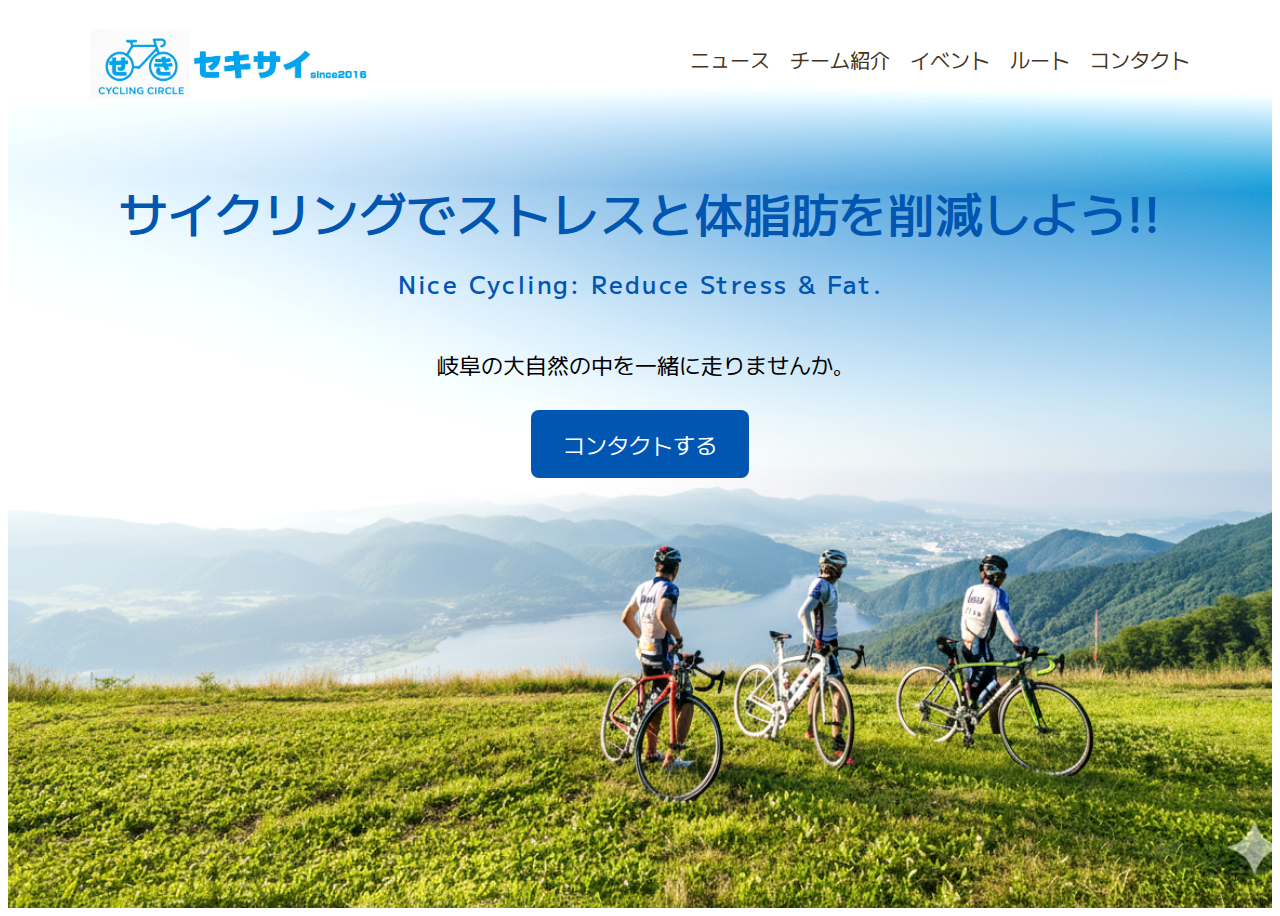
<file: index.html>
<!DOCTYPE html>
<html lang="ja">
    <head>
        <meta charset="utf-8">
        <title>関サイクリングサークルSINCE2015</title>
        <meta name="description" content="岐阜県最大級の自転車サークル､自転車を通じて体重とストレスを減少させよう">
        <meta name="viewport" content="width=device-width, initial-scale=1">
        <link rel="stylesheet" href="style.css">
        <link href="https://fonts.googleapis.com/css2?family=RocknRoll+One&display=swap" rel="stylesheet">
        <link href="https://fonts.googleapis.com/css2?family=M+PLUS+2:wght@100..900&display=swap" rel="stylesheet">
        <link rel="icon" type="image/ico" href="images/favicon.ico">
    </head>

    <body>
        <div id="home" class="big-bg">
            <header class="page-header wrapper">
                <h1><a href="index.html"><img class="logo" src="images/saikurin6.png" alt="せきサイクリングサークル"></a></h1>
                <nav>
                    <ul class="main-nav">
                    <li><a href="news.html">ニュース</a></li>
                    <li><a href="join.html">チーム紹介</a></li>   
                    <li><a href="event.html">イベント</a></li>
                    <li><a href="route.html">ルート</a></li> 
                    <li><a href="contact.html">コンタクト</a></li> 
                    </ul>
                </nav>
            </header>

            <div class="home-content wrapper">
                <h2 class="page-title">サイクリングでストレスと体脂肪を削減しよう!!<br><span class="sub-title2">Nice Cycling: Reduce Stress & Fat.</span></h2>
                <p>岐阜の大自然の中を一緒に走りませんか｡</p>
                <a class="button" href="contact.html">コンタクトする</a>
            </div><!--/.home-content-->
        </div>
    </body>

</html>
</file>
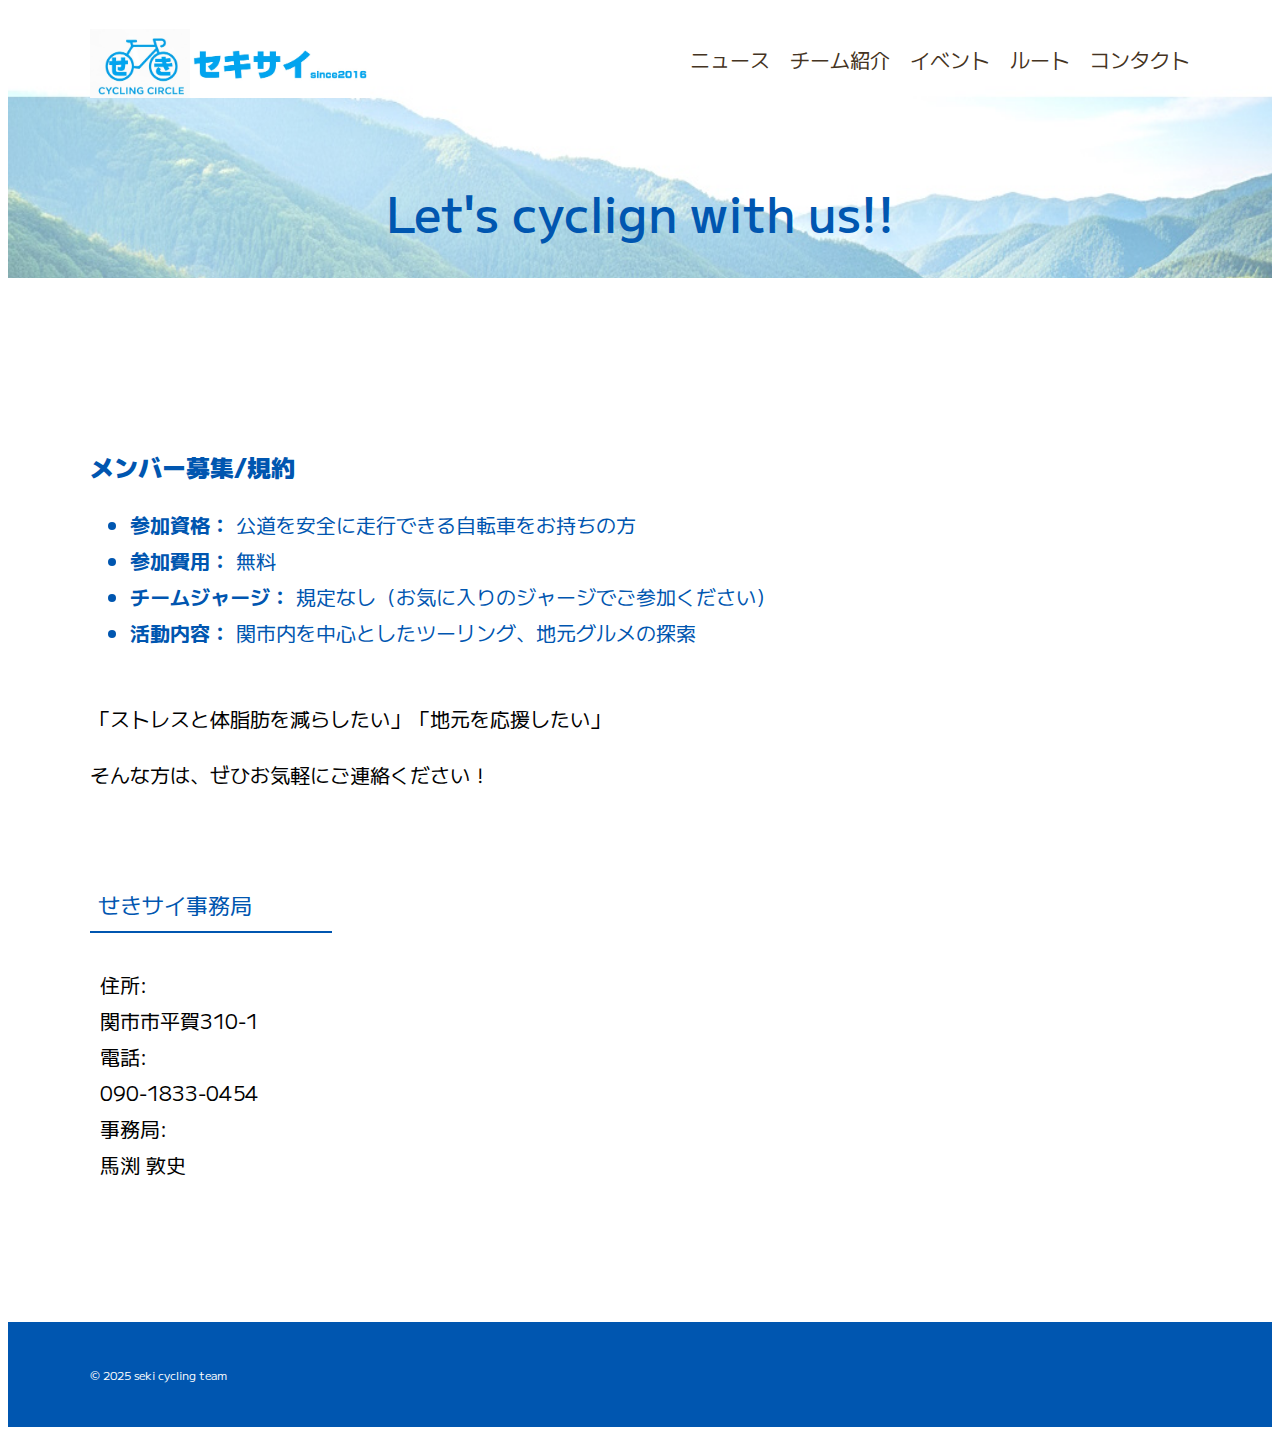
<file: contact.html>
<!DOCTYPE html>
<html lang="ja">
    <head>
        <meta charset="utf-8">
        <title>関サイクリングサークル-Join</title>
        <meta name="description" content="岐阜県最大級の自転車サークル､自転車を通じて体重とストレスを減少させよう">
        <link rel="stylesheet" href="style.css">
        <link href="https://fonts.googleapis.com/css2?family=RocknRoll+One&display=swap" rel="stylesheet">
        <link href="https://fonts.googleapis.com/css2?family=M+PLUS+2:wght@100..900&display=swap" rel="stylesheet">
        <link rel="icon" type="image/ico" href="images/favicon.ico">
    </head>
        <body>
            <div id="event" class="big-bg">
                <header class="page-header wrapper">
                    <h1><a href="index.html"><img class="logo" src="images/saikurin6.png" alt="せきサイクリングサークル"></a></h1>
                    <nav>
                        <ul class="main-nav">
                        <li><a href="news.html">ニュース</a></li>   
                        <li><a href="join.html">チーム紹介</a></li>   
                        <li><a href="event.html">イベント</a></li>
                        <li><a href="route.html">ルート</a></li> 
                        <li><a href="contact.html">コンタクト</a></li> 
                        </ul>
                    </nav>
                </header>
                <div class="wrapper">
                    <h2 class="page-title">Let's cyclign with us!!</h2>
                </div><!--/.wrapper-->
            </div>

        <div class="contact-content wrapper">

        <div class="contact-content wrapper">

            <div>
                <script src="https://ssl.form-mailer.jp/formfiles/js/embed.js"></script>
                <div
                    class="formmailer-embed"
                    data-form-hash="67d45a7a870551"
                    data-form-host="ssl.form-mailer.jp"
                >
                </div>
           </div>



        </div>
            <section>
                <br>
                <h2>メンバー募集/規約</h2>
                <ul id="list-id">
                    <li><strong>参加資格：</strong> 公道を安全に走行できる自転車をお持ちの方</li>
                    <li><strong>参加費用：</strong> 無料</li>
                    <li><strong>チームジャージ：</strong> 規定なし（お気に入りのジャージでご参加ください）</li>
                    <li><strong>活動内容：</strong> 関市内を中心としたツーリング、地元グルメの探索</li>
                    
                </ul>

                <p>「ストレスと体脂肪を減らしたい」「地元を応援したい」</p>
                <p>そんな方は、ぜひお気軽にご連絡ください！</p>
            </section>
        </div>

        <section id="location">
            <div class="wrapper">
                <div class="location-info">
                    <h3 class="sub-title">せきサイ事務局</h3>
                    <p>
                        住所:<br>関市市平賀310-1<br>
                        電話:<br>090-1833-0454<br>
                        事務局:<br>馬渕 敦史
                    </p>
                </div><!--/.location-info-->
                <div class="location-map">
                    <iframe src="https://www.google.com/maps/embed?pb=!1m18!1m12!1m3!1d6497.612995024714!2d136.93989247665178!3d35.484331161976904!2m3!1f0!2f0!3f0!3m2!1i1024!2i768!4f13.1!3m3!1m2!1s0x600304f86d2c597f%3A0x94b782cff0ea244c!2z44CSNTAxLTM4MjIg5bKQ6Zic55yM6Zai5biC5biC5bmz6LOA77yT77yR77yQ4oiS77yR!5e0!3m2!1sja!2sjp!4v1764231443714!5m2!1sja!2sjp" width="800" height="400" style="border:0;" allowfullscreen="" loading="lazy" referrerpolicy="no-referrer-when-downgrade"></iframe>
                </div><!--/.location-map-->
            </div><!--/.wrapper-->
        </section><!--/#location-->

        <footer>
                <div class="wrapper">
                    <p><small>&copy; 2025 seki cycling team</small></p>
                </div>
            </footer>
        </body>
    </html>
</file>
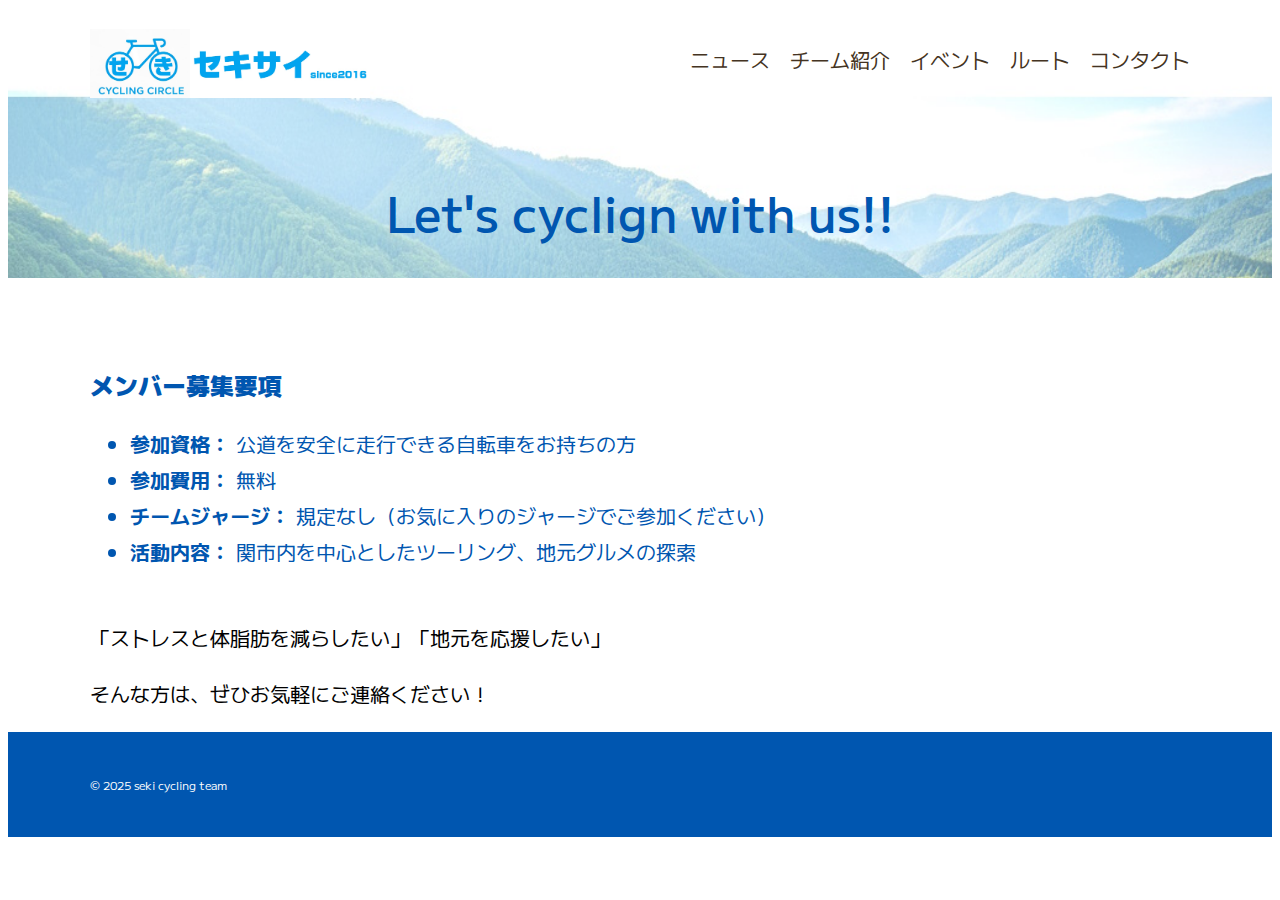
<file: contact2.html>
<!DOCTYPE html>
<html lang="ja">
    <head>
        <meta charset="utf-8">
        <title>関サイクリングサークル-Join</title>
        <meta name="description" content="岐阜県最大級の自転車サークル､自転車を通じて体重とストレスを減少させよう">
        <link rel="stylesheet" href="style.css">
        <link href="https://fonts.googleapis.com/css2?family=RocknRoll+One&display=swap" rel="stylesheet">
        <link href="https://fonts.googleapis.com/css2?family=M+PLUS+2:wght@100..900&display=swap" rel="stylesheet">
        <link rel="icon" type="image/ico" href="images/favicon.ico">
    </head>
        <body>
            <div id="event" class="big-bg">
                <header class="page-header wrapper">
                    <h1><a href="index.html"><img class="logo" src="images/saikurin6.png" alt="せきサイクリングサークル"></a></h1>
                    <nav>
                        <ul class="main-nav">
                        <li><a href="news.html">ニュース</a></li>   
                        <li><a href="join.html">チーム紹介</a></li>   
                        <li><a href="event.html">イベント</a></li>
                        <li><a href="route.html">ルート</a></li> 
                        <li><a href="contact.html">コンタクト</a></li> 
                        </ul>
                    </nav>
                </header>
                <div class="wrapper">
                    <h2 class="page-title">Let's cyclign with us!!</h2>
                </div><!--/.wrapper-->
            </div>

        <div class="contact-content wrapper">

           <div>
                <script src="https://sdk.form.run/js/v2/embed.js"></script>
                <div
                    class="formrun-embed"
                    data-formrun-form="@tomato--nF01x2GXegClvANcVsM1"
                    data-formrun-redirect="true"
                >
                </div>
           </div>
            <section>
                <br>
                <h2>メンバー募集要項</h2>
                <ul id="list-id">
                    <li><strong>参加資格：</strong> 公道を安全に走行できる自転車をお持ちの方</li>
                    <li><strong>参加費用：</strong> 無料</li>
                    <li><strong>チームジャージ：</strong> 規定なし（お気に入りのジャージでご参加ください）</li>
                    <li><strong>活動内容：</strong> 関市内を中心としたツーリング、地元グルメの探索</li>
                    
                </ul>

                <p>「ストレスと体脂肪を減らしたい」「地元を応援したい」</p>
                <p>そんな方は、ぜひお気軽にご連絡ください！</p>
            </section>
        </div>
        <footer>
                <div class="wrapper">
                    <p><small>&copy; 2025 seki cycling team</small></p>
                </div>
            </footer>
        </body>
    </html>
</file>
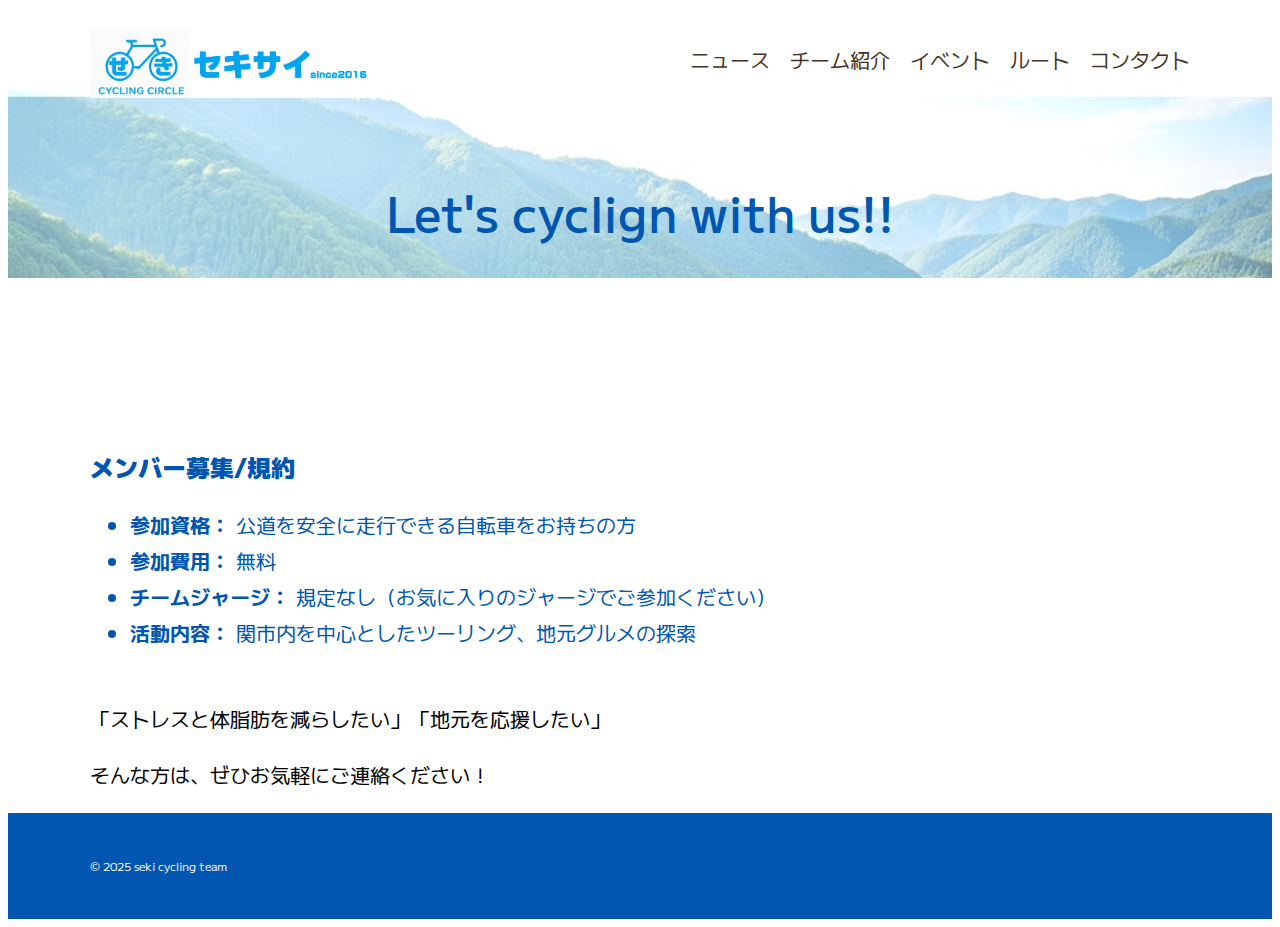
<file: contact3.html>
<!DOCTYPE html>
<html lang="ja">
    <head>
        <meta charset="utf-8">
        <title>関サイクリングサークル-Join</title>
        <meta name="description" content="岐阜県最大級の自転車サークル､自転車を通じて体重とストレスを減少させよう">
        <link rel="stylesheet" href="style.css">
        <link href="https://fonts.googleapis.com/css2?family=RocknRoll+One&display=swap" rel="stylesheet">
        <link href="https://fonts.googleapis.com/css2?family=M+PLUS+2:wght@100..900&display=swap" rel="stylesheet">
        <link rel="icon" type="image/ico" href="images/favicon.ico">
    </head>
        <body>
            <div id="event" class="big-bg">
                <header class="page-header wrapper">
                    <h1><a href="index.html"><img class="logo" src="images/saikurin6.png" alt="せきサイクリングサークル"></a></h1>
                    <nav>
                        <ul class="main-nav">
                        <li><a href="news.html">ニュース</a></li>   
                        <li><a href="join.html">チーム紹介</a></li>   
                        <li><a href="event.html">イベント</a></li>
                        <li><a href="route.html">ルート</a></li> 
                        <li><a href="contact.html">コンタクト</a></li> 
                        </ul>
                    </nav>
                </header>
                <div class="wrapper">
                    <h2 class="page-title">Let's cyclign with us!!</h2>
                </div><!--/.wrapper-->
            </div>

        <div class="contact-content wrapper">

        <div class="contact-content wrapper">

            <div>
                <script src="https://ssl.form-mailer.jp/formfiles/js/embed.js"></script>
                <div
                    class="formmailer-embed"
                    data-form-hash="67d45a7a870551"
                    data-form-host="ssl.form-mailer.jp"
                >
                </div>
           </div>

             </section>
        </div>
            <section>
                <br>
                <h2>メンバー募集/規約</h2>
                <ul id="list-id">
                    <li><strong>参加資格：</strong> 公道を安全に走行できる自転車をお持ちの方</li>
                    <li><strong>参加費用：</strong> 無料</li>
                    <li><strong>チームジャージ：</strong> 規定なし（お気に入りのジャージでご参加ください）</li>
                    <li><strong>活動内容：</strong> 関市内を中心としたツーリング、地元グルメの探索</li>
                    
                </ul>

                <p>「ストレスと体脂肪を減らしたい」「地元を応援したい」</p>
                <p>そんな方は、ぜひお気軽にご連絡ください！</p>
            </section>
        </div>
        <footer>
                <div class="wrapper">
                    <p><small>&copy; 2025 seki cycling team</small></p>
                </div>
            </footer>
        </body>
    </html>
</file>
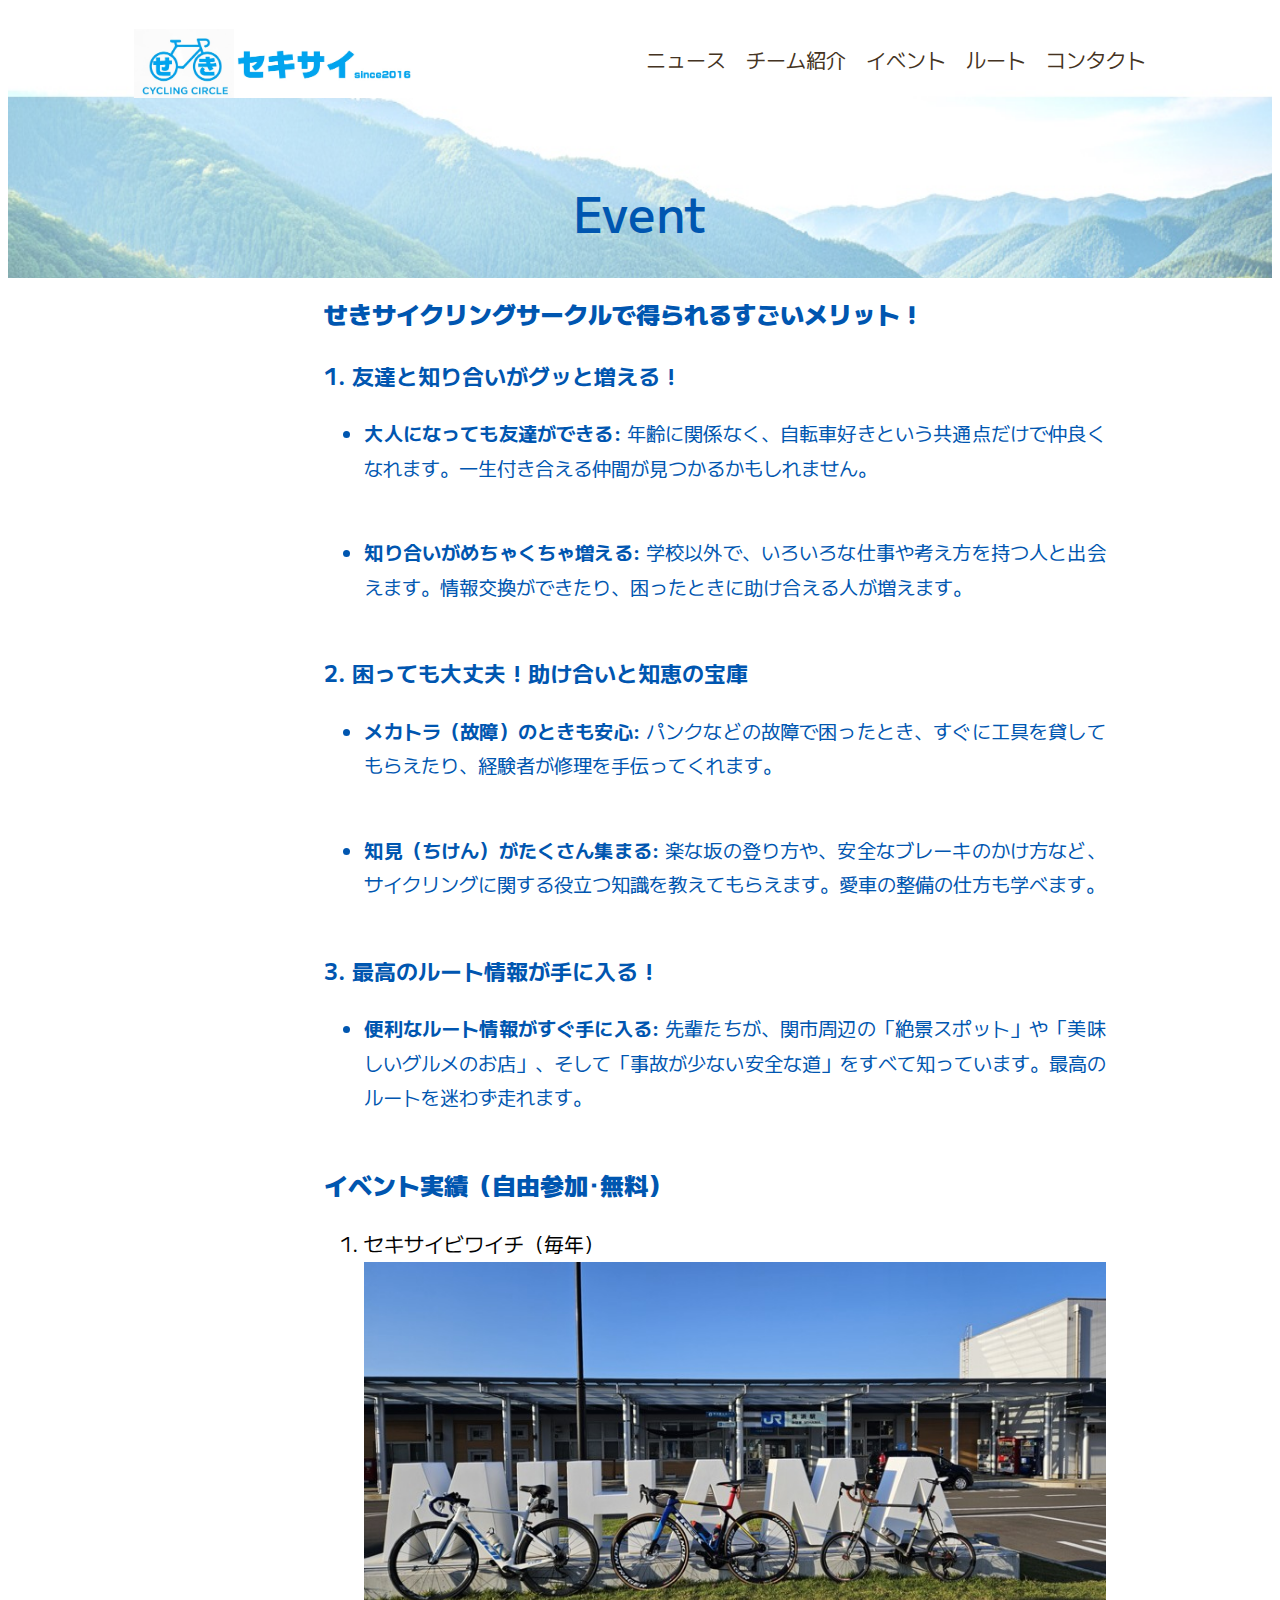
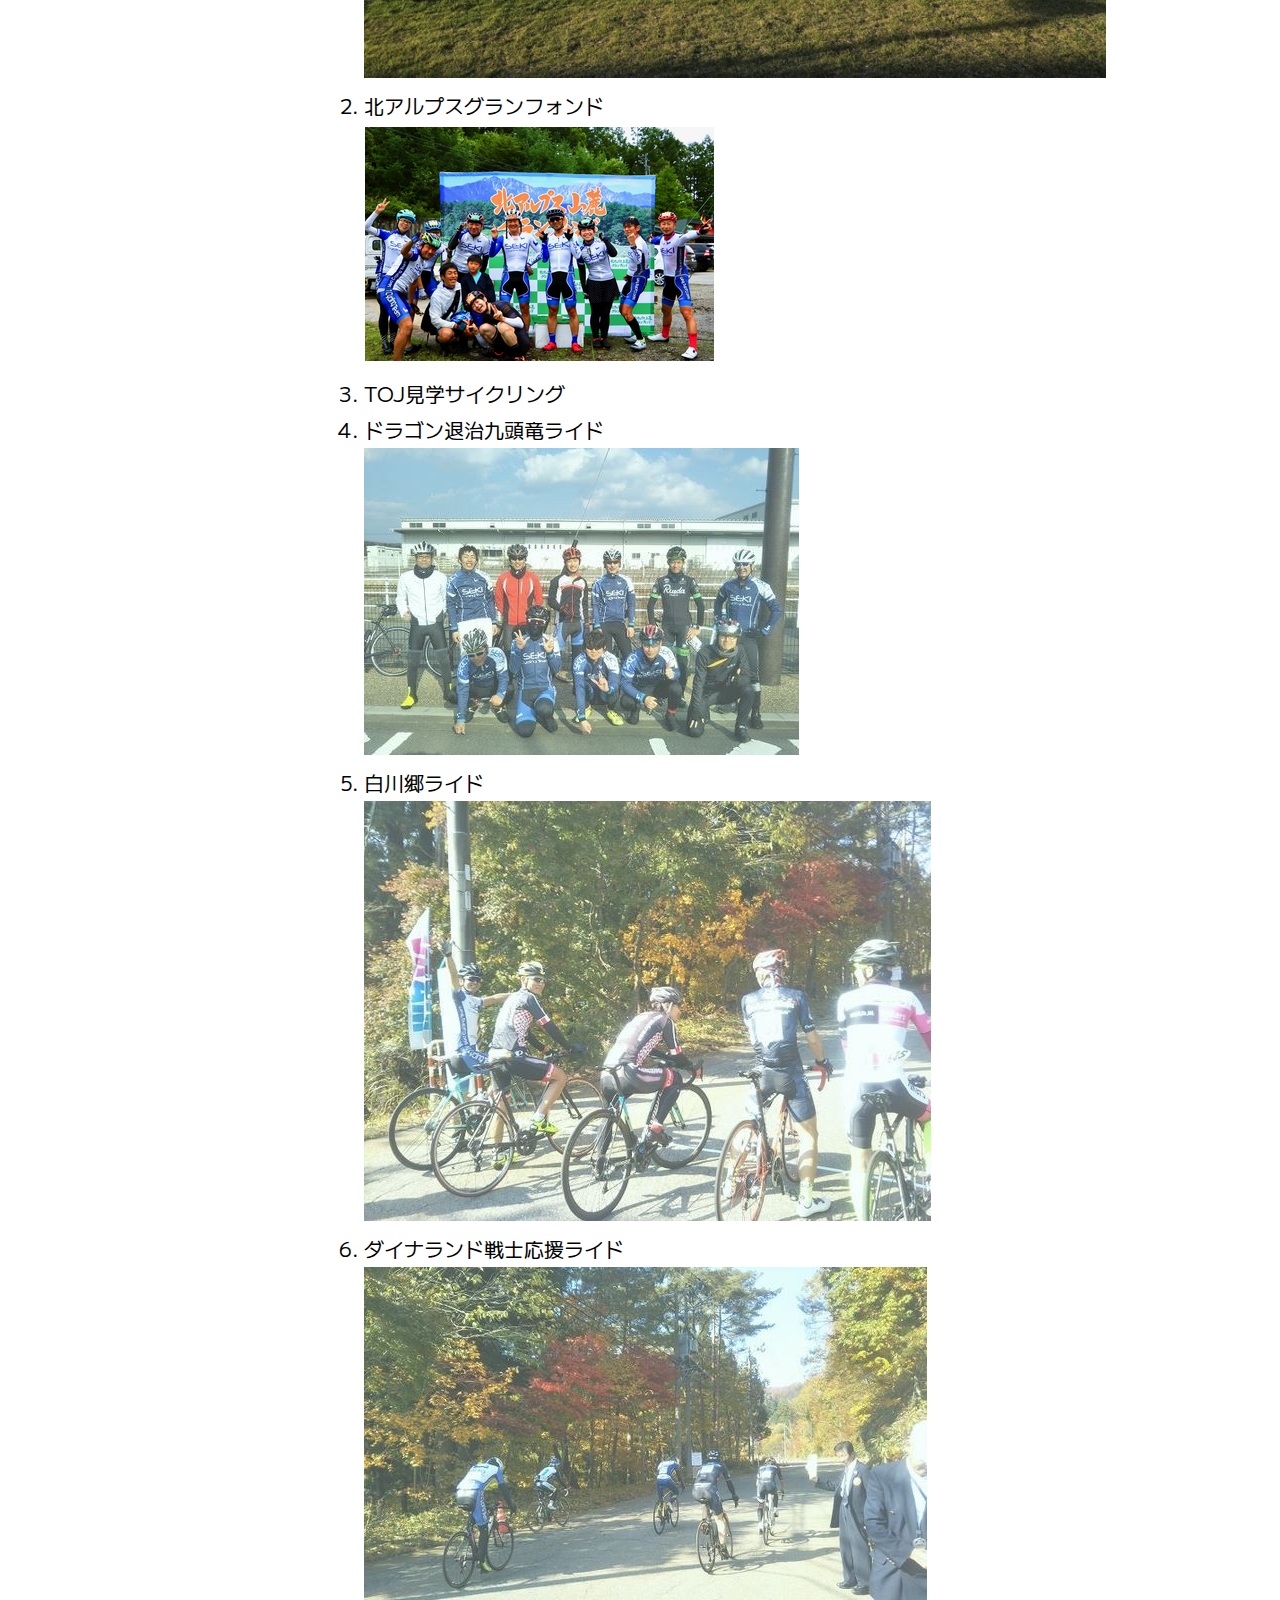
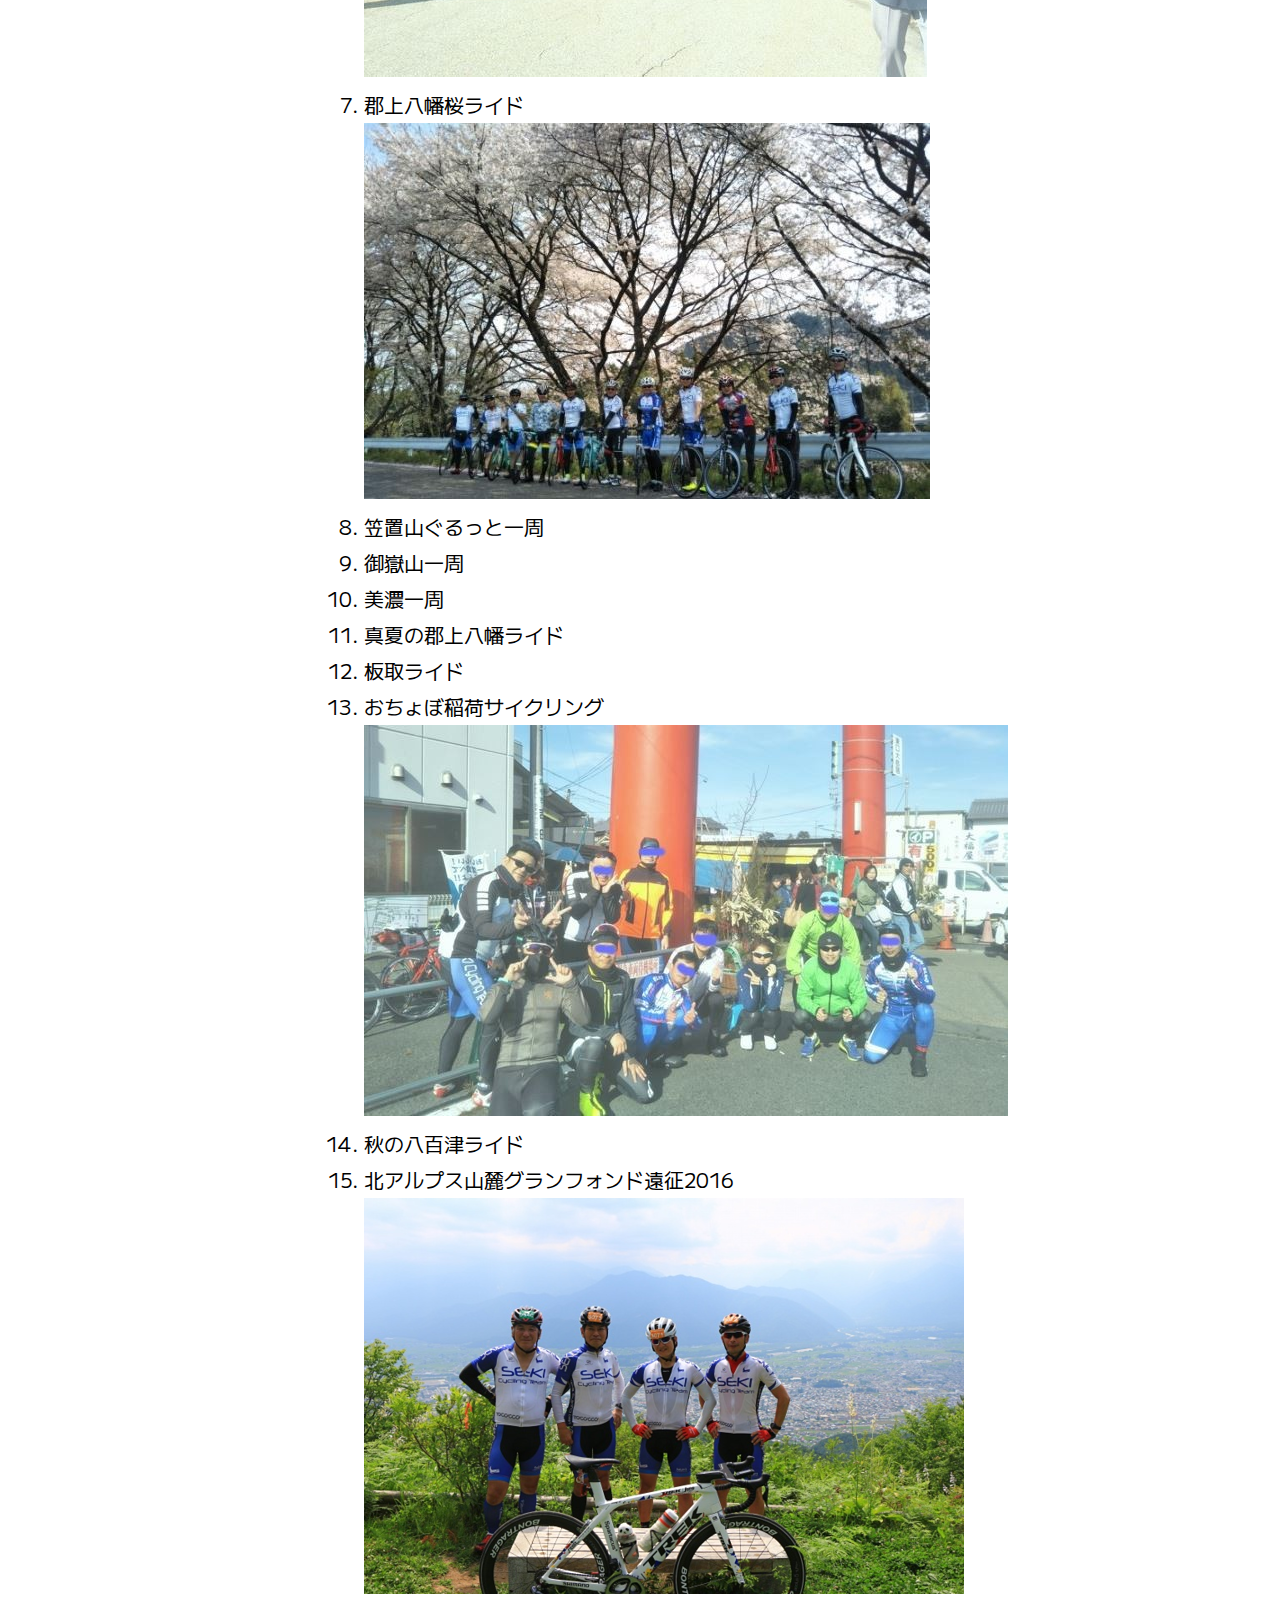
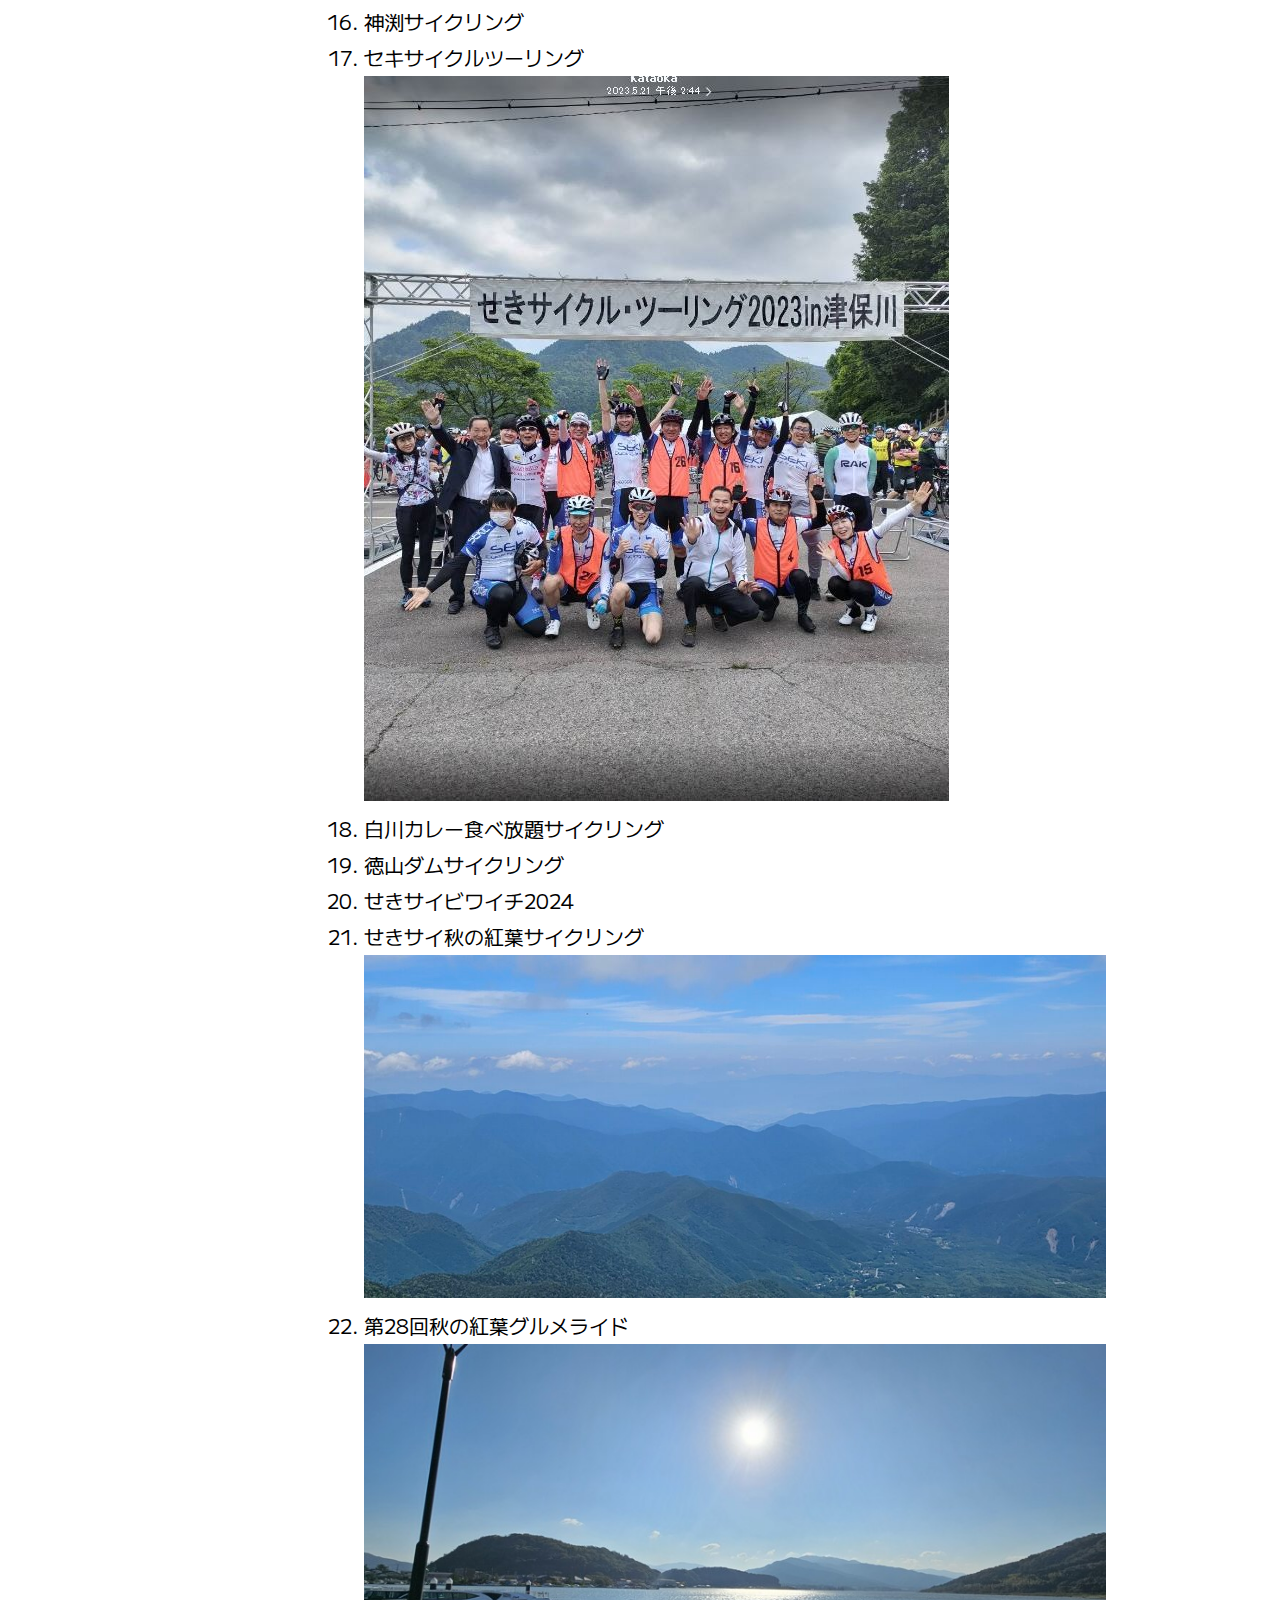
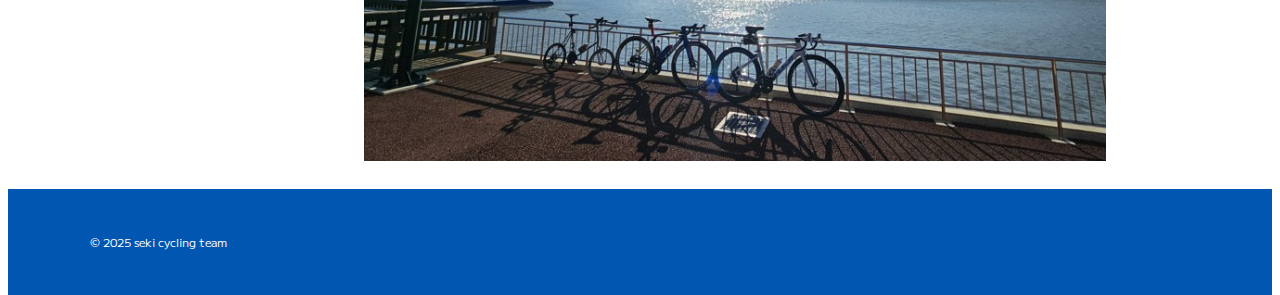
<file: event.html>
<!DOCTYPE html>
<html lang="ja">
    <head>
        <meta charset="utf-8">
        <title>関サイクリングサークル-event</title>
        <meta name="description" content="岐阜県最大級の自転車サークル､自転車を通じて体重とストレスを減少させよう">
        <link rel="stylesheet" href="style.css">
        <link href="https://fonts.googleapis.com/css2?family=RocknRoll+One&display=swap" rel="stylesheet">
        <link href="https://fonts.googleapis.com/css2?family=M+PLUS+2:wght@100..900&display=swap" rel="stylesheet">
        <link rel="icon" type="image/ico" href="images/favicon.ico">
    </head>

    <body>
        <div id="event" class="big-bg">
            <div class="event-contents wrapper">
            <header class="page-header wrapper">
                <h1><a href="index.html"><img class="logo" src="images/saikurin6.png" alt="せきサイクリングサークル"></a></h1>
                <nav>
                    <ul class="main-nav">
                    <li><a href="news.html">ニュース</a></li>   
                    <li><a href="join.html">チーム紹介</a></li>   
                    <li><a href="event.html">イベント</a></li>
                    <li><a href="route.html">ルート</a></li> 
                    <li><a href="contact.html">コンタクト</a></li> 
                    </ul>
                </nav>
            </header>
           
                <div class="wrapper">
                    <h2 class="page-title">Event</h2>
                
            
                        <div class="event-list-content wrapper">
    
                            <h2> せきサイクリングサークルで得られるすごいメリット！</h2>
                            
                            <section>
                                <h3>1. 友達と知り合いがグッと増える！</h3>
                                <ul class="join-content">
                                    <li><strong>大人になっても友達ができる:</strong> 年齢に関係なく、自転車好きという共通点だけで仲良くなれます。一生付き合える仲間が見つかるかもしれません。</li>
                                    <li><strong>知り合いがめちゃくちゃ増える:</strong> 学校以外で、いろいろな仕事や考え方を持つ人と出会えます。情報交換ができたり、困ったときに助け合える人が増えます。</li>
                                </ul>
                            </section>
                            
                            <section>
                                <h3>2. 困っても大丈夫！助け合いと知恵の宝庫 </h3>
                                <ul class="join-content">
                                    <li><strong>メカトラ（故障）のときも安心:</strong> パンクなどの故障で困ったとき、すぐに工具を貸してもらえたり、経験者が修理を手伝ってくれます。</li>
                                    <li><strong>知見（ちけん）がたくさん集まる:</strong> 楽な坂の登り方や、安全なブレーキのかけ方など、サイクリングに関する役立つ知識を教えてもらえます。愛車の整備の仕方も学べます。</li>
                                </ul>
                            </section>
                            
                            <section>
                                <h3>3. 最高のルート情報が手に入る！</h3>
                                <ul class="join-content">
                                    <li><strong>便利なルート情報がすぐ手に入る:</strong> 先輩たちが、関市周辺の「絶景スポット」や「美味しいグルメのお店」、そして「事故が少ない安全な道」をすべて知っています。最高のルートを迷わず走れます。</li>
                                </ul>
                            </section>


                            <h2>イベント実績（自由参加･無料）</h2>
                                <ol>
                                    <li>セキサイビワイチ（毎年）<br>
                                        <img src="images/c10.jpg" alt="セキサイビワイチのイベント写真">
                                    </li>
                                    <li>北アルプスグランフォンド<br>
                                        <img src="images/c24.png" alt="グランフォンドのイベント写真">
                                    </li>
                                    <li>TOJ見学サイクリング</li>
                                    <li>ドラゴン退治九頭竜ライド<br>
                                        <img src="images/c13.jpg" alt="ドラゴン退治の写真">
                                    </li>
                                    <li>白川郷ライド<br>
                                        <img src="images/c16.jpg" alt="白川郷ライド">
                                    </li>
                                    <li>ダイナランド戦士応援ライド<br>
                                        <img src="images/c15.jpg" alt="ダイナランド">
                                    </li>
                                    <li>郡上八幡桜ライド<br>
                                        <img src="images/c14.jpg" alt="郡上八幡サイクリング">
                                    </li>
                                    <li>笠置山ぐるっと一周</li>
                                    <li>御嶽山一周</li>
                                    <li>美濃一周</li>
                                    <li>真夏の郡上八幡ライド</li>
                                    <li>板取ライド</li>
                                    <li>おちょぼ稲荷サイクリング<br>
                                        <img src="images/c17.jpg" alt="おちょぼ稲荷のイベント写真">
                                    </li>
                                    <li>秋の八百津ライド</li>
                                    <li>北アルプス山麓グランフォンド遠征2016<br>
                                        <img src="images/c23.png" alt="北アルプス">
                                    </li>
                                    <li>神渕サイクリング</li>
                                    <li>セキサイクルツーリング<br>
                                        <img src="images/c19.jpg" alt="セキサイビワイチのイベント写真">
                                    </li>
                                    <li>白川カレー食べ放題サイクリング</li>
                                    <li>徳山ダムサイクリング</li>
                                    <li>せきサイビワイチ2024</li>
                                    <li>せきサイ秋の紅葉サイクリング
                                    <br>
                                        <img src="images/norikura.jpg" alt="セキサイビワイチのイベント写真">
                                    </li>
                                        
                                    <li>第28回秋の紅葉グルメライド<br>
                                        <img src="images/c11.jpg" alt="セキサイビワイチのイベント写真">
                                    </li>
                                </ol>
                        </div>

                </div><!--/.wrapper-->
        </div>
        <footer>
            <div class="wrapper">
                <p><small>&copy; 2025 seki cycling team</small></p>
            </div>
        </footer>
    </body>

</html>
</file>
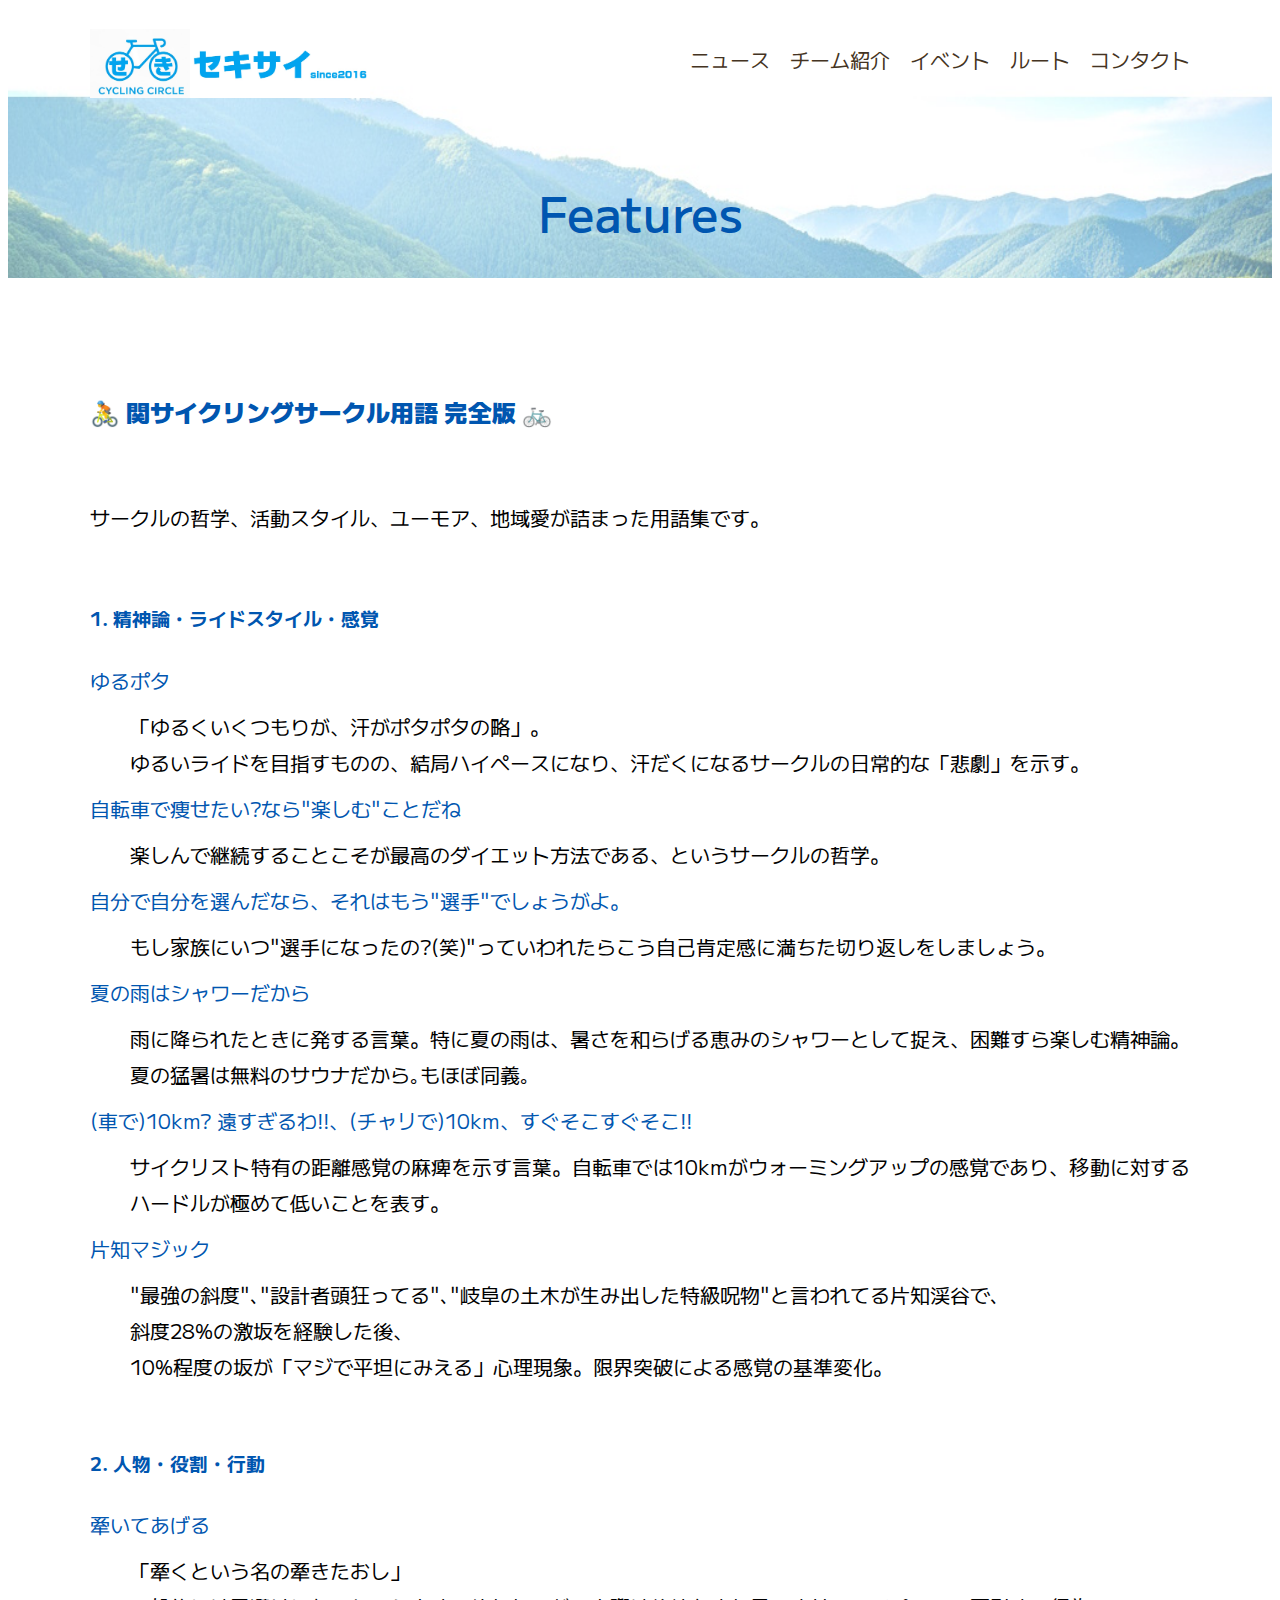
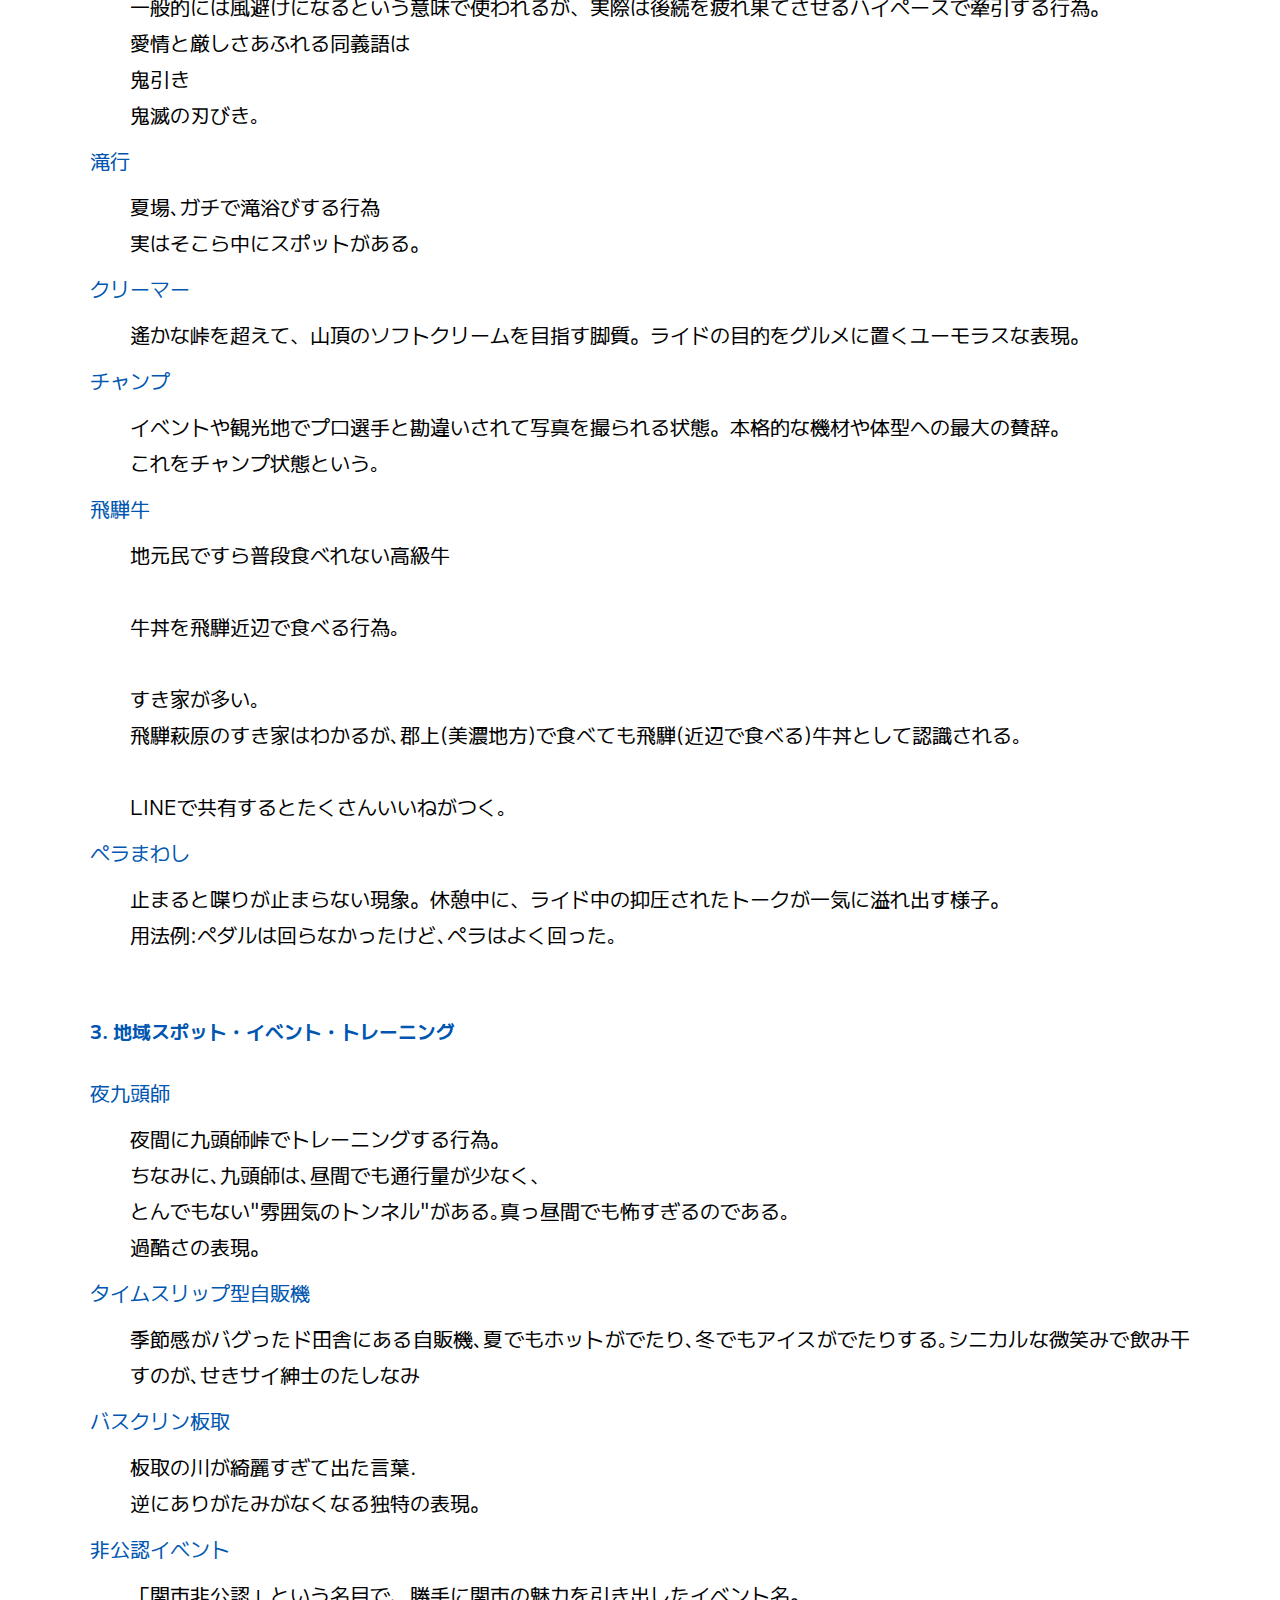
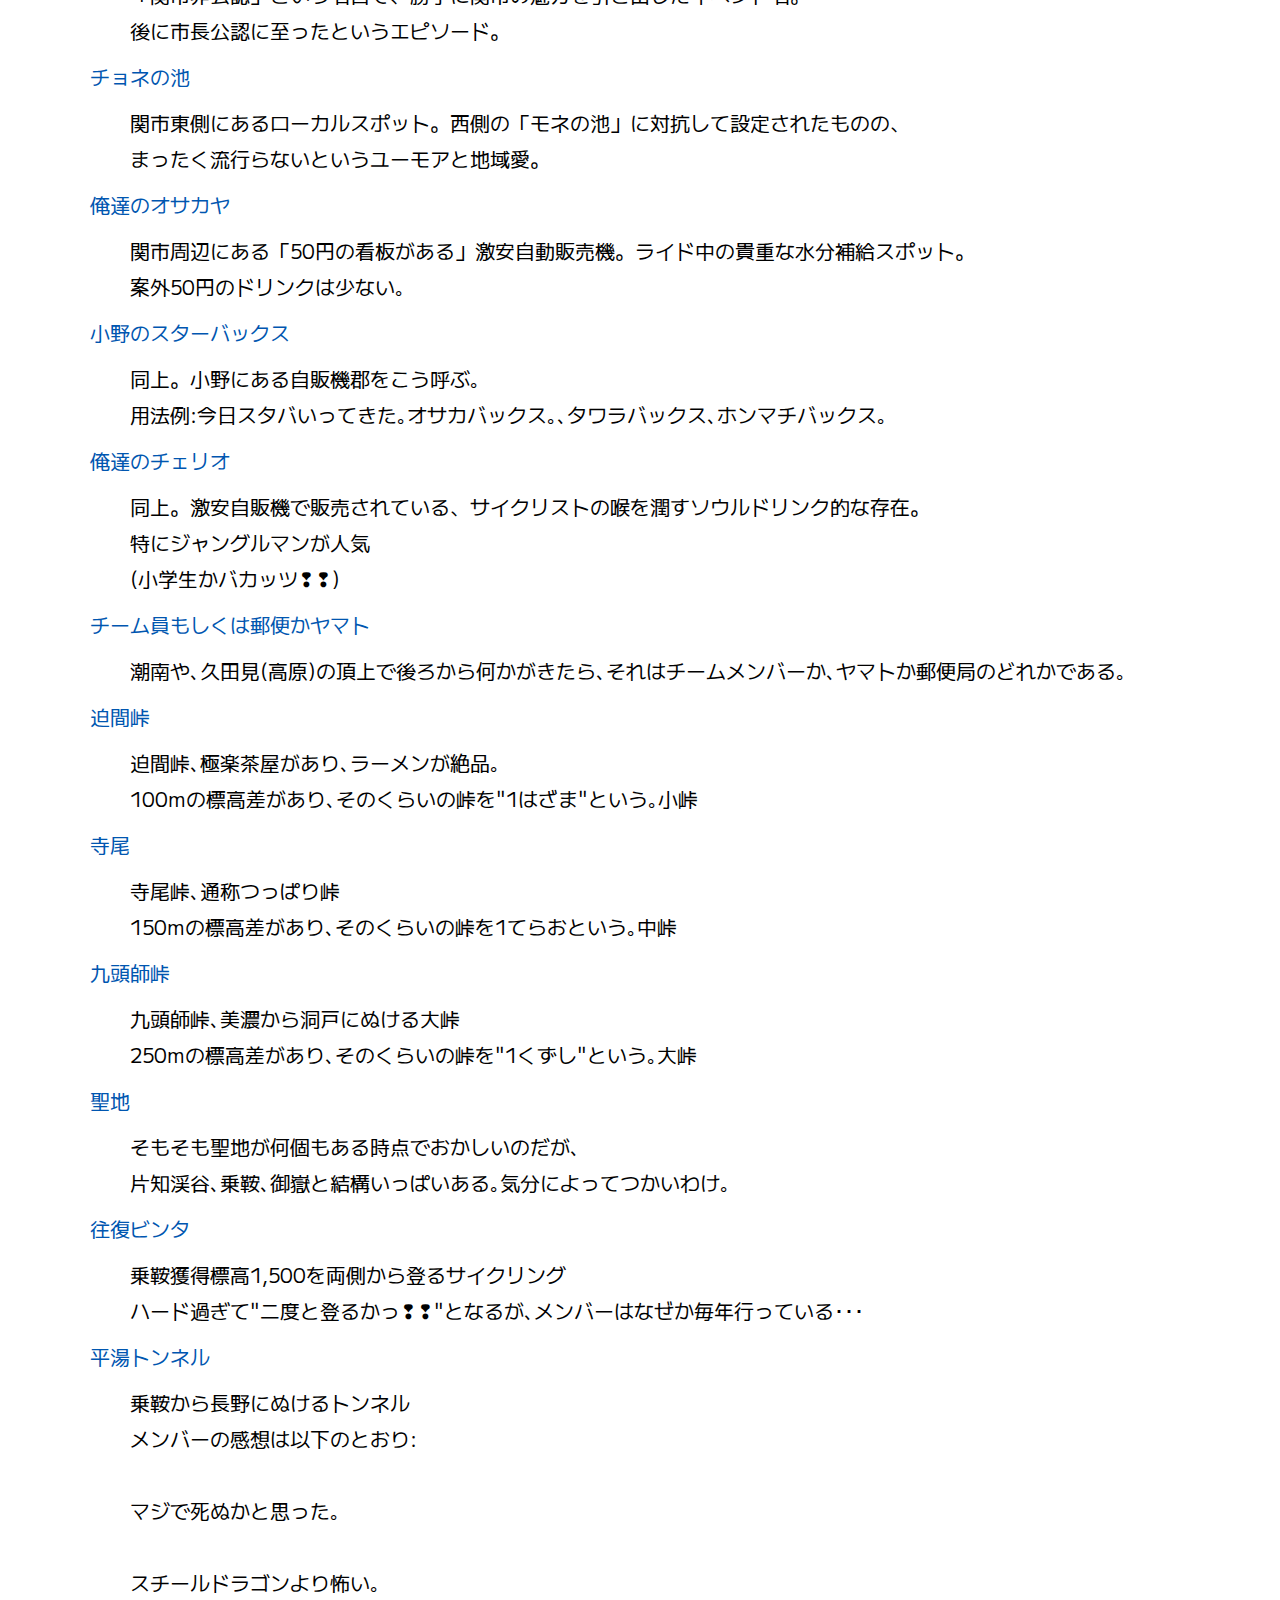
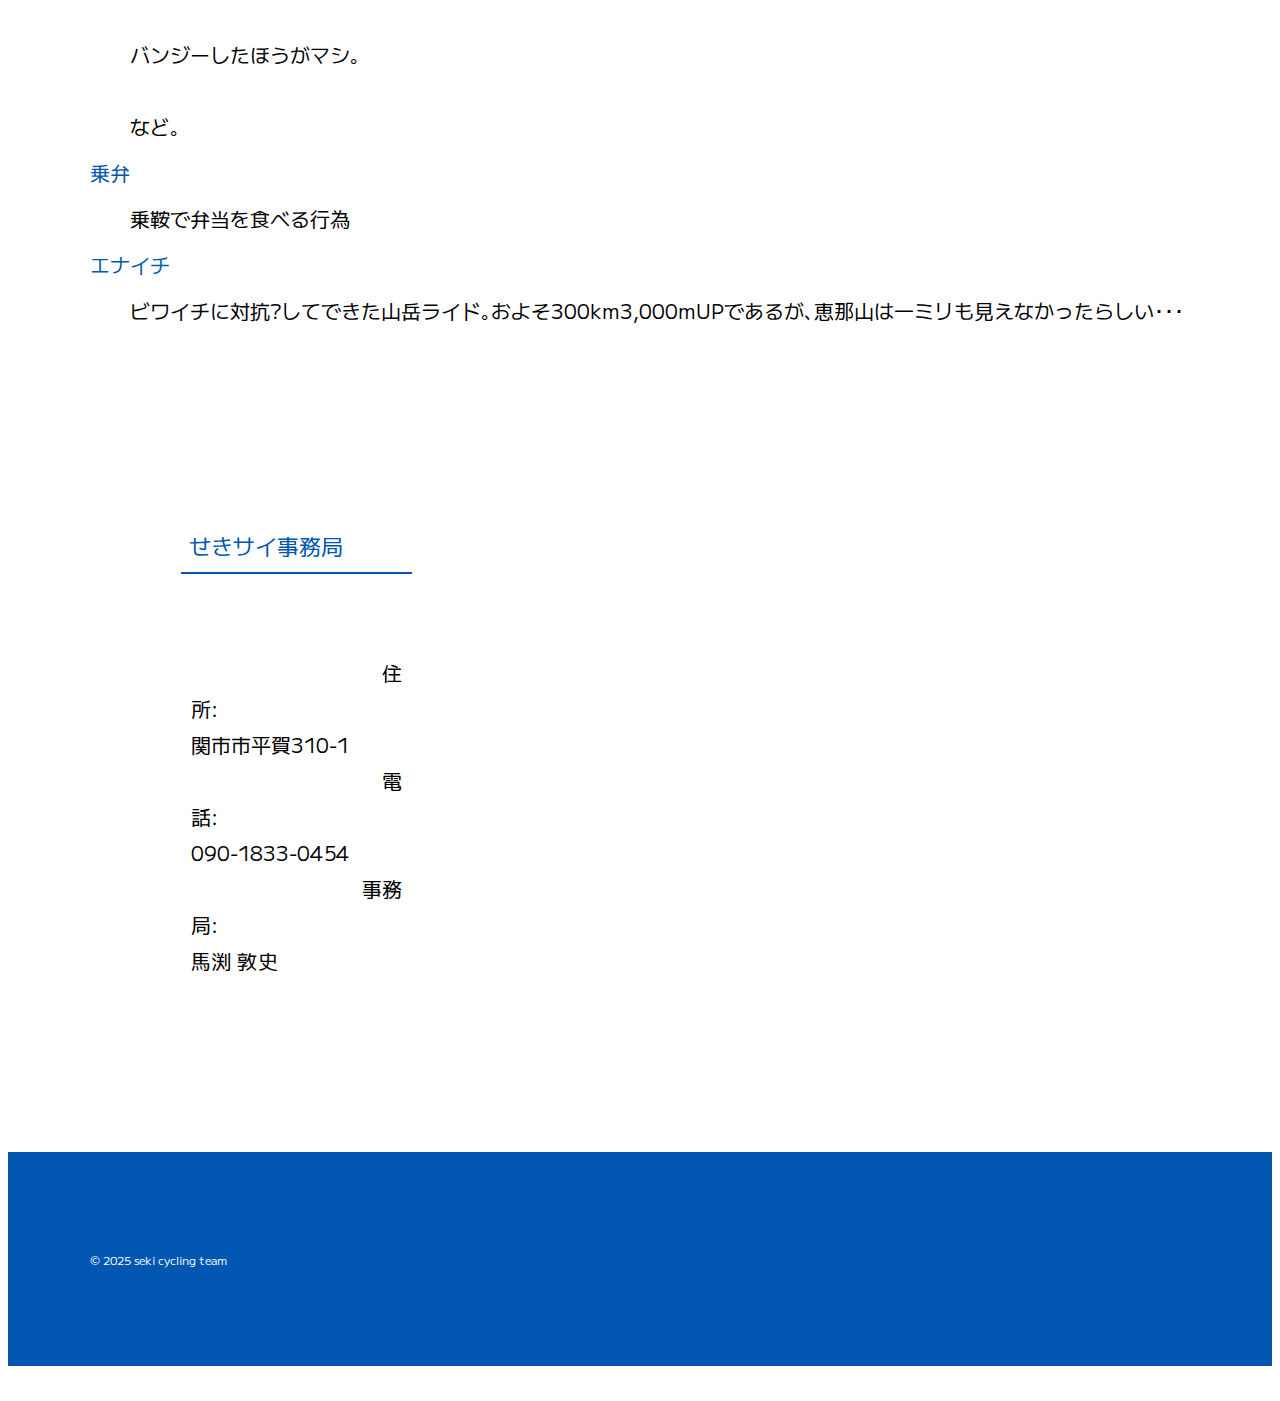
<file: features.html>
<!DOCTYPE html>
<html lang="ja">
    <head>
        <meta charset="utf-8">
        <title>関サイクリングサークル-features</title>
        <meta name="description" content="岐阜県最大級の自転車チーム､メンバー絶賛募集中ダイエットに最適なロードバイク､クロスバイクを使ったチーム">
        <link rel="stylesheet" href="style.css">
        <link href="https://fonts.googleapis.com/css2?family=RocknRoll+One&display=swap" rel="stylesheet">
        <link href="https://fonts.googleapis.com/css2?family=M+PLUS+2:wght@100..900&display=swap" rel="stylesheet">
        <link rel="icon" type="image/ico" href="images/favicon.ico">
    </head>

        <body>
            <div id="event" class="big-bg">
                <header class="page-header wrapper">
                    <h1><a href="index.html"><img class="logo" src="images/saikurin6.png" alt="せきサイクリングサークル"></a></h1>
                    <nav>
                        <ul class="main-nav">
                        <li><a href="news.html">ニュース</a></li>   
                        <li><a href="join.html">チーム紹介</a></li>   
                        <li><a href="event.html">イベント</a></li>
                        <li><a href="route.html">ルート</a></li> 
                        <li><a href="contact.html">コンタクト</a></li> 
                        </ul>
                    </nav>
                </header>
                <div class="wrapper">
                    <h2 class="page-title">Features</h2>
                </div><!--/.wrapper-->
            </div>
                <section class="features-content wrapper">
                    <div id="features-list">


                        <h2>🚴 関サイクリングサークル用語 完全版 🚲</h2>
                        <p>サークルの哲学、活動スタイル、ユーモア、地域愛が詰まった用語集です。</p>

                                        <h3>1. 精神論・ライドスタイル・感覚</h3>
                        <dl>
                            <dt>ゆるポタ</dt>
                            <dd>「ゆるくいくつもりが、汗がポタポタの略」。
                                <br>ゆるいライドを目指すものの、結局ハイペースになり、汗だくになるサークルの日常的な「悲劇」を示す。</dd>
                            
                            <dt>自転車で痩せたい?なら"楽しむ"ことだね</dt>
                            <dd>楽しんで継続することこそが最高のダイエット方法である、というサークルの哲学。</dd>
                            
                            <dt>自分で自分を選んだなら、それはもう"選手"でしょうがよ。</dt>
                            <dd>もし家族にいつ"選手になったの?(笑)"っていわれたらこう自己肯定感に満ちた切り返しをしましょう。</dd>
                            
                            <dt>夏の雨はシャワーだから</dt>
                            <dd>雨に降られたときに発する言葉。特に夏の雨は、暑さを和らげる恵みのシャワーとして捉え、困難すら楽しむ精神論。
                                <br>夏の猛暑は無料のサウナだから｡もほぼ同義｡
                            </dd>
                            
                            <dt>(車で)10km? 遠すぎるわ!!、(チャリで)10km、すぐそこすぐそこ!!</dt>
                            <dd>サイクリスト特有の距離感覚の麻痺を示す言葉。自転車では10kmがウォーミングアップの感覚であり、移動に対するハードルが極めて低いことを表す。</dd>
                            
                            <dt>片知マジック</dt>
                            <dd>"最強の斜度"､"設計者頭狂ってる"､"岐阜の土木が生み出した特級呪物"と言われてる片知渓谷で､
                                <br>斜度28%の激坂を経験した後、<br>10%程度の坂が「マジで平坦にみえる」心理現象。限界突破による感覚の基準変化。</dd>
                        </dl>

                                        <h3>2. 人物・役割・行動</h3>
                        <dl>
                            <dt>牽いてあげる</dt>
                            <dd>「牽くという名の牽きたおし」
                            <br>一般的には風避けになるという意味で使われるが、実際は後続を疲れ果てさせるハイペースで牽引する行為。
                            <br>愛情と厳しさあふれる同義語は<br>鬼引き<br>鬼滅の刃びき｡</dd>
                            
                            <dt>滝行</dt>
                            <dd>夏場､ガチで滝浴びする行為<br>実はそこら中にスポットがある。</dd>
                            
                            <dt>クリーマー</dt>
                            <dd>遙かな峠を超えて、山頂のソフトクリームを目指す脚質。ライドの目的をグルメに置くユーモラスな表現。</dd>
                            
                            <dt>チャンプ</dt>
                            <dd>イベントや観光地でプロ選手と勘違いされて写真を撮られる状態。本格的な機材や体型への最大の賛辞。<br>これをチャンプ状態という｡</dd>
                            
                            <dt>飛騨牛</dt>
                            <dd>地元民ですら普段食べれない高級牛<br><br>牛丼を飛騨近辺で食べる行為｡<br><br>すき家が多い｡<br>飛騨萩原のすき家はわかるが､郡上(美濃地方)で食べても飛騨(近辺で食べる)牛丼として認識される｡<br><br>LINEで共有するとたくさんいいねがつく｡</dd>
                            
                            <dt>ペラまわし</dt>
                            <dd>止まると喋りが止まらない現象。休憩中に、ライド中の抑圧されたトークが一気に溢れ出す様子。<br>
                            用法例:ペダルは回らなかったけど､ペラはよく回った｡</dd>
                        </dl>

                                        <h3>3. 地域スポット・イベント・トレーニング</h3>
                        <dl>
                            <dt>夜九頭師</dt>
                            <dd>夜間に九頭師峠でトレーニングする行為。<br>ちなみに､九頭師は､昼間でも通行量が少なく、<br>とんでもない"雰囲気のトンネル"がある｡真っ昼間でも怖すぎるのである｡<br>過酷さの表現。</dd>
                            <dt>タイムスリップ型自販機</dt>
                            <dd>季節感がバグったド田舎にある自販機､夏でもホットがでたり､冬でもアイスがでたりする｡シニカルな微笑みで飲み干すのが､せきサイ紳士のたしなみ</dd>
                            <dt>バスクリン板取</dt>
                            <dd>板取の川が綺麗すぎて出た言葉.<br>逆にありがたみがなくなる独特の表現。</dd>
                            
                            <dt>非公認イベント</dt>
                            <dd>「関市非公認」という名目で、勝手に関市の魅力を引き出したイベント名。<br>後に市長公認に至ったというエピソード。</dd>
                            
                            <dt>チョネの池</dt>
                            <dd>関市東側にあるローカルスポット。西側の「モネの池」に対抗して設定されたものの、<br>まったく流行らないというユーモアと地域愛。</dd>
                            
                            <dt>俺達のオサカヤ</dt>
                            <dd>関市周辺にある「50円の看板がある」激安自動販売機。ライド中の貴重な水分補給スポット。
                                <br>案外50円のドリンクは少ない｡
                            </dd>

                            <dt>小野のスターバックス</dt>
                            <dd>同上。小野にある自販機郡をこう呼ぶ｡<br>用法例:今日スタバいってきた｡オサカバックス｡､タワラバックス､ホンマチバックス｡</dd>
                            
                            <dt>俺達のチェリオ</dt>
                            <dd>同上。激安自販機で販売されている、サイクリストの喉を潤すソウルドリンク的な存在。<br>特にジャングルマンが人気<br>(小学生かバカッツ❢❢)</dd>
                            
                            <dt>チーム員もしくは郵便かヤマト</dt>
                            <dd>潮南や､久田見(高原)の頂上で後ろから何かがきたら､それはチームメンバーか､ヤマトか郵便局のどれかである｡</dd>
                            
                            <dt>迫間峠</dt>
                            <dd>迫間峠､極楽茶屋があり､ラーメンが絶品｡<br>100mの標高差があり､そのくらいの峠を"1はざま"という｡小峠</dd>

                            <dt>寺尾</dt>
                            <dd>寺尾峠､通称つっぱり峠<br>150mの標高差があり､そのくらいの峠を1てらおという｡中峠</dd>

                            <dt>九頭師峠</dt>
                            <dd>九頭師峠､美濃から洞戸にぬける大峠<br>250mの標高差があり､そのくらいの峠を"1くずし"という｡大峠</dd>

                            <dt>聖地</dt>
                            <dd>そもそも聖地が何個もある時点でおかしいのだが､<br>片知渓谷､乗鞍､御嶽と結構いっぱいある｡気分によってつかいわけ｡</dd>

                            <dt>往復ビンタ</dt>
                            <dd>乗鞍獲得標高1,500を両側から登るサイクリング<br>ハード過ぎて"二度と登るかっ❢❢"となるが､メンバーはなぜか毎年行っている･･･</dd>

                            <dt>平湯トンネル</dt>
                            <dd>乗鞍から長野にぬけるトンネル<br>メンバーの感想は以下のとおり:<br><br>マジで死ぬかと思った｡<br><br>スチールドラゴンより怖い｡<br><br>バンジーしたほうがマシ｡<br><br>など｡</dd>

                            <dt>乗弁</dt>
                            <dd>乗鞍で弁当を食べる行為</dd>

                            <dt>エナイチ</dt>
                            <dd>ビワイチに対抗?してできた山岳ライド｡およそ300km3,000mUPであるが､恵那山は一ミリも見えなかったらしい･･･</dd>
                            
                            
                            
                        </dl>

                    </div>
                </section>

            <section id="location">
                <div class="wrapper">
                    <div class="location-info">
                        <h3 class="sub-title">せきサイ事務局</h3>
                        <p>
                            住所:<br>関市市平賀310-1<br>
                            電話:<br>090-1833-0454<br>
                            事務局:<br>馬渕 敦史
                        </p>
                    </div> 
                    <div class="location-map">
                        <iframe src="https://www.google.com/maps/embed?pb=!1m18!1m12!1m3!1d6497.612995024714!2d136.93989247665178!3d35.484331161976904!2m3!1f0!2f0!3f0!3m2!1i1024!2i768!4f13.1!3m3!1m2!1s0x600304f86d2c597f%3A0x94b782cff0ea244c!2z44CSNTAxLTM4MjIg5bKQ6Zic55yM6Zai5biC5biC5bmz6LOA77yT77yR77yQ4oiS77yR!5e0!3m2!1sja!2sjp!4v1764231443714!5m2!1sja!2sjp" width="800" height="400" style="border:0;" allowfullscreen="" loading="lazy" referrerpolicy="no-referrer-when-downgrade"></iframe>
                    </div> 
                </div>
            </section> 
            </div><!--wrapper-->
        <footer>
            <div class="wrapper">
                <p><small>© 2025 seki cycling team</small></p>
            </div>
        </footer>
    </body>

    </html>
</file>
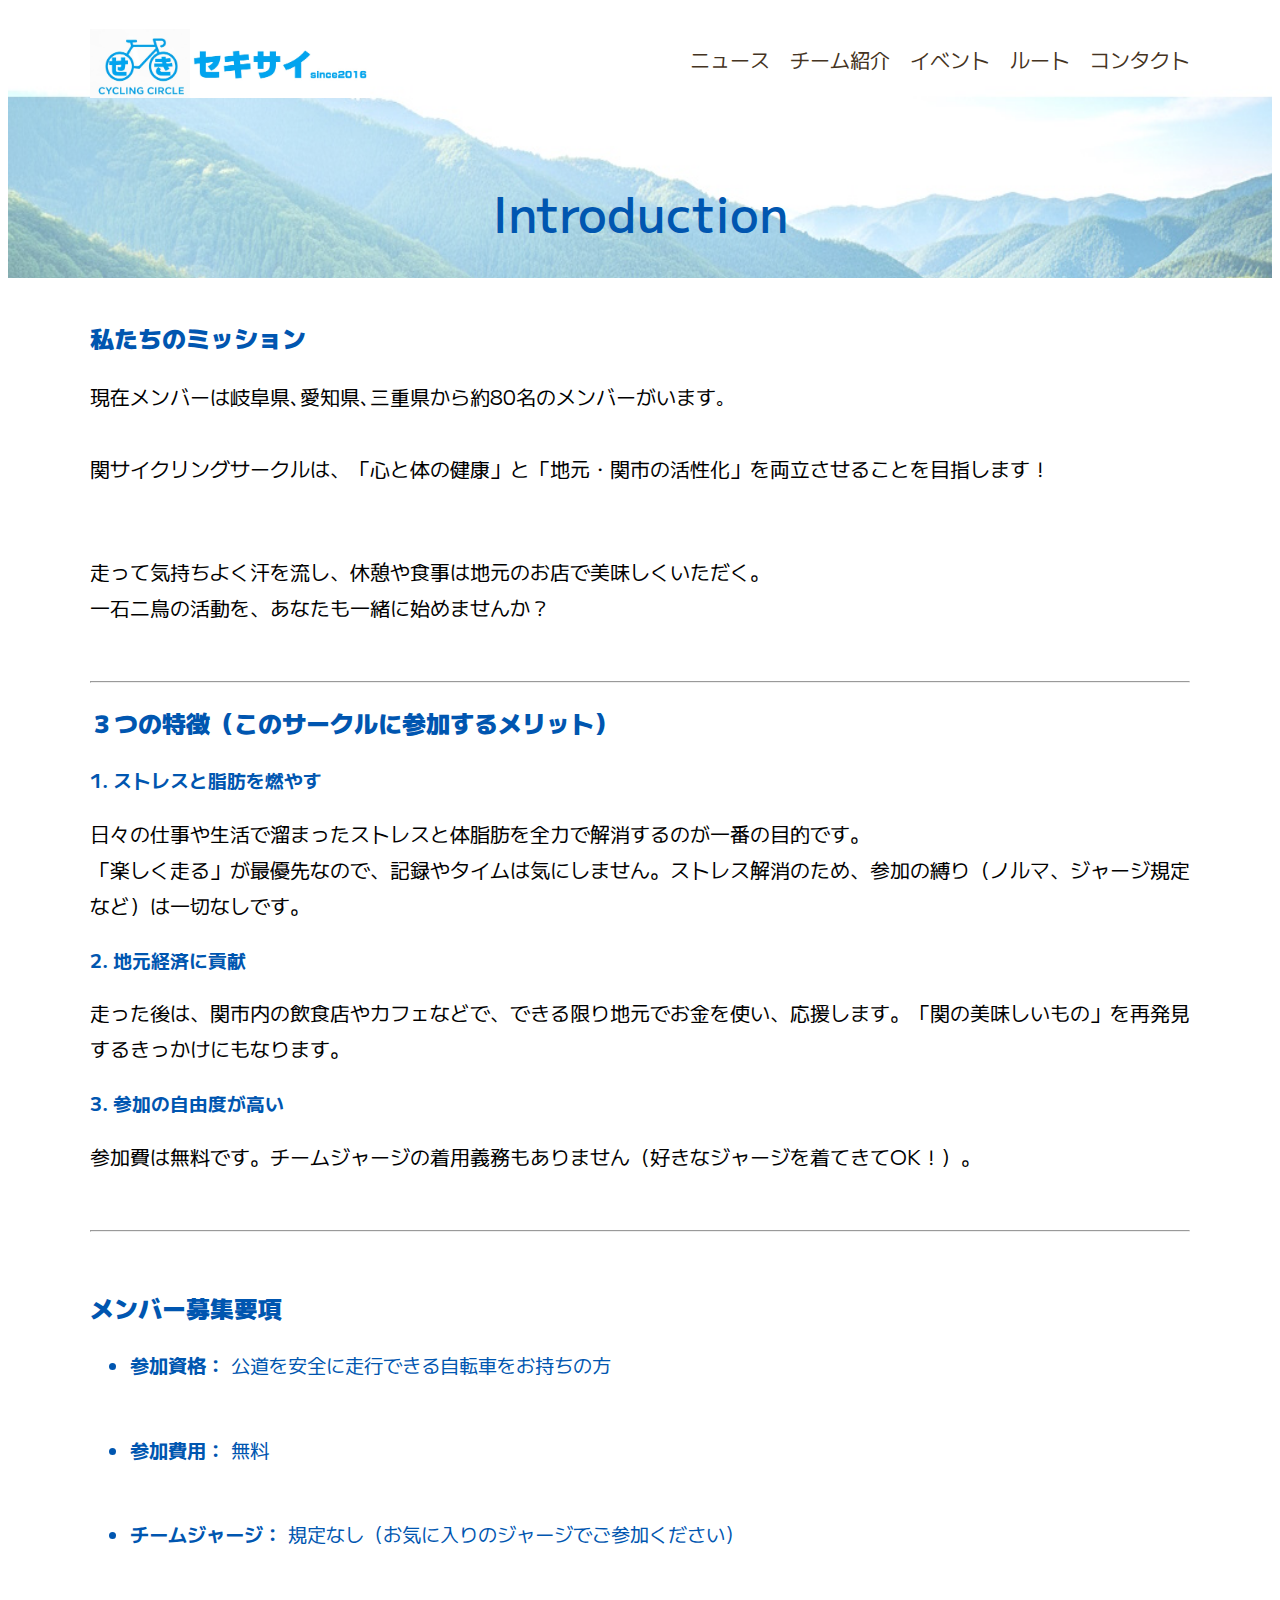
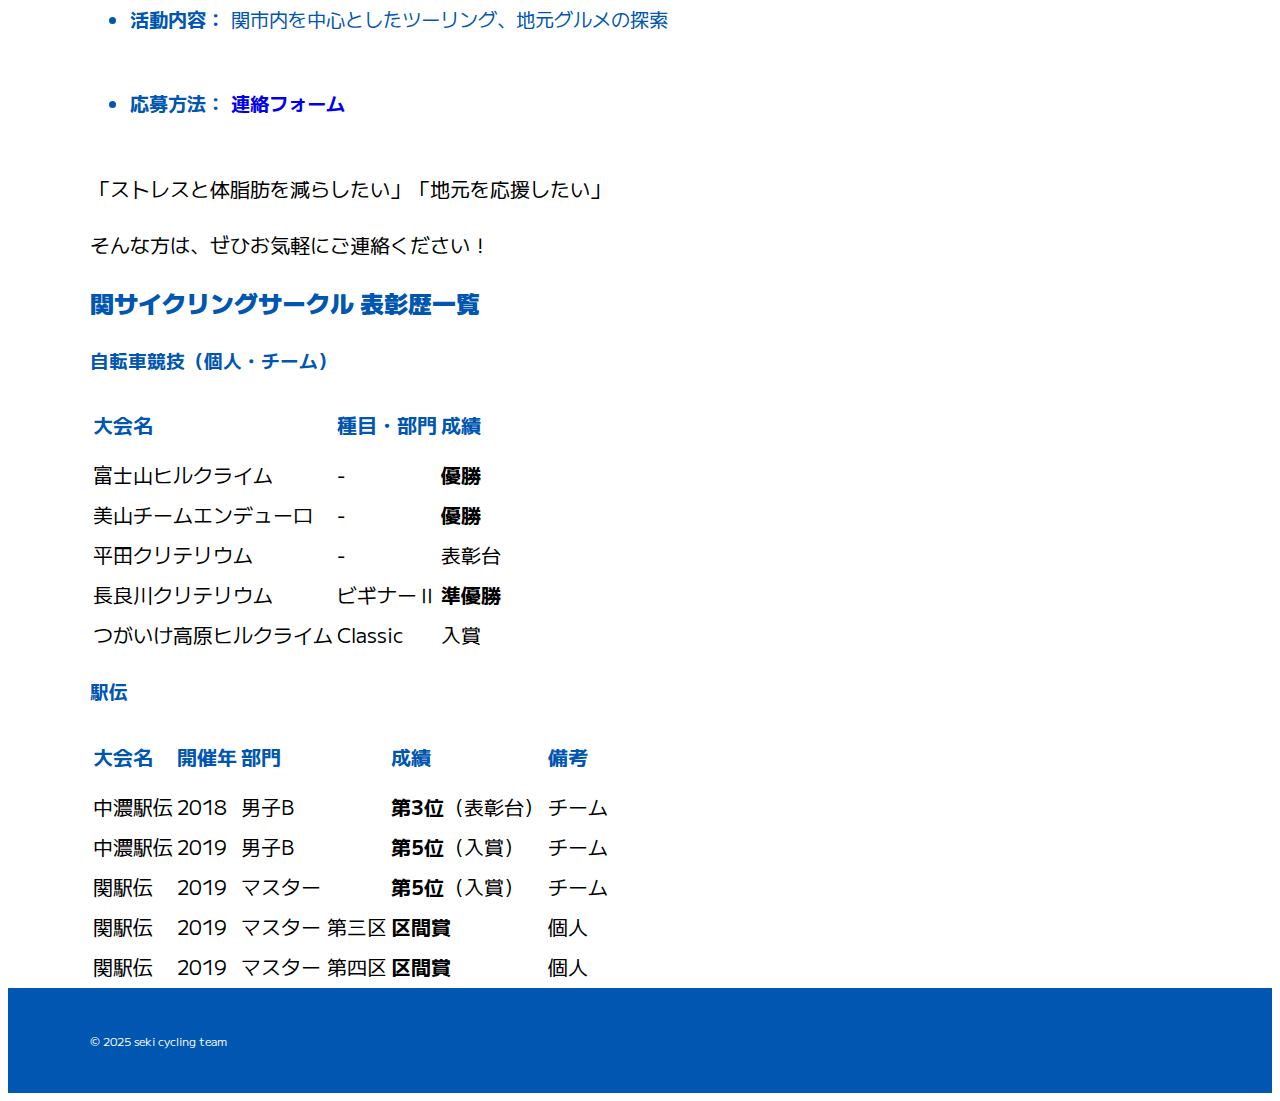
<file: join.html>
<!DOCTYPE html>
<html lang="ja">
    <head>
        <meta charset="utf-8">
        <title>関サイクリングサークル-Join</title>
        <meta name="description" content="岐阜県最大級の自転車サークル､自転車を通じて体重とストレスを減少させよう">
        <link rel="stylesheet" href="style.css">
        <link href="https://fonts.googleapis.com/css2?family=RocknRoll+One&display=swap" rel="stylesheet">
        <link href="https://fonts.googleapis.com/css2?family=M+PLUS+2:wght@100..900&display=swap" rel="stylesheet">
        <link rel="icon" type="image/ico" href="images/favicon.ico">
    </head>
        <body>
            <div id="event" class="big-bg">
                <header class="page-header wrapper">
                    <h1><a href="index.html"><img class="logo" src="images/saikurin6.png" alt="せきサイクリングサークル"></a></h1>
                    <nav>
                        <ul class="main-nav">
                        <li><a href="news.html">ニュース</a></li>   
                        <li><a href="join.html">チーム紹介</a></li>   
                        <li><a href="event.html">イベント</a></li>
                        <li><a href="route.html">ルート</a></li> 
                        <li><a href="contact.html">コンタクト</a></li> 
                        </ul>
                    </nav>
                </header>
                <div class="wrapper">
                    <h2 class="page-title">Introduction</h2>
                </div><!--/.wrapper-->
            </div>

        <div class="join-content wrapper">

            <section>
                <h2> 私たちのミッション</h2>
                <p>現在メンバーは岐阜県､愛知県､三重県から約80名のメンバーがいます｡<br><br>関サイクリングサークルは、「心と体の健康」と「地元・関市の活性化」を両立させることを目指します！</p><br>
                <p>走って気持ちよく汗を流し、休憩や食事は地元のお店で美味しくいただく。<br>
                    一石二鳥の活動を、あなたも一緒に始めませんか？</p>
                <br>
                <hr>
            </section>

            <section>
                <h2>３つの特徴（このサークルに参加するメリット）</h2>

                <h3>1. ストレスと脂肪を燃やす</h3>
                <p>日々の仕事や生活で溜まったストレスと体脂肪を全力で解消するのが一番の目的です。<br>
                    「楽しく走る」が最優先なので、記録やタイムは気にしません。ストレス解消のため、参加の縛り（ノルマ、ジャージ規定など）は一切なしです。</p>

                <h3>2. 地元経済に貢献</h3>
                <p>走った後は、関市内の飲食店やカフェなどで、できる限り地元でお金を使い、応援します。「関の美味しいもの」を再発見するきっかけにもなります。</p>

                <h3>3. 参加の自由度が高い</h3>
                <p>参加費は無料です。チームジャージの着用義務もありません（好きなジャージを着てきてOK！）。</p>
                <br>
                <hr>
            </section>

            <section>
                <br>
                <h2>メンバー募集要項</h2>
                <ul id="list-id">
                    <li><strong>参加資格：</strong> 公道を安全に走行できる自転車をお持ちの方</li>
                    <li><strong>参加費用：</strong> 無料</li>
                    <li><strong>チームジャージ：</strong> 規定なし（お気に入りのジャージでご参加ください）</li>
                    <li><strong>活動内容：</strong> 関市内を中心としたツーリング、地元グルメの探索</li>
                    <li><strong>応募方法：</strong> <strong><A Href="contact.html"> 連絡フォーム</A></strong></li>
                </ul>

                <p>「ストレスと体脂肪を減らしたい」「地元を応援したい」</p>
                <p>そんな方は、ぜひお気軽にご連絡ください！</p>
            </section>
            <section class="award-records">
                <h2>関サイクリングサークル 表彰歴一覧</h2>

                <section class="cycling-awards">
                    <h3>自転車競技（個人・チーム）</h3>
                    <table>
                        <thead>
                            <tr>
                                <th>大会名</th>
                                <th>種目・部門</th>
                                <th>成績</th>
                            </tr>
                        </thead>
                        <tbody>
                            <tr>
                                <td>富士山ヒルクライム</td>
                                <td>-</td>
                                <td><strong>優勝</strong></td>
                            </tr>
                            <tr>
                                <td>美山チームエンデューロ</td>
                                <td>-</td>
                                <td><strong>優勝</strong></td>
                            </tr>
                            <tr>
                                <td>平田クリテリウム</td>
                                <td>-</td>
                                <td>表彰台</td>
                            </tr>
                            <tr>
                                <td>長良川クリテリウム</td>
                                <td>ビギナーⅡ</td>
                                <td><strong>準優勝</strong></td>
                            </tr>
                            <tr>
                                <td>つがいけ高原ヒルクライム</td>
                                <td>Classic</td>
                                <td>入賞</td>
                            </tr>
                        </tbody>
                    </table>
                </section>

                <section class="ekiden-awards">
                    <h3>駅伝</h3>
                    <table>
                        <thead>
                            <tr>
                                <th>大会名</th>
                                <th>開催年</th>
                                <th>部門</th>
                                <th>成績</th>
                                <th>備考</th>
                            </tr>
                        </thead>
                        <tbody>
                            <tr>
                                <td>中濃駅伝</td>
                                <td>2018</td>
                                <td>男子B</td>
                                <td><strong>第3位</strong>（表彰台）</td>
                                <td>チーム</td>
                            </tr>
                            <tr>
                                <td>中濃駅伝</td>
                                <td>2019</td>
                                <td>男子B</td>
                                <td><strong>第5位</strong>（入賞）</td>
                                <td>チーム</td>
                            </tr>
                            <tr>
                                <td>関駅伝</td>
                                <td>2019</td>
                                <td>マスター</td>
                                <td><strong>第5位</strong>（入賞）</td>
                                <td>チーム</td>
                            </tr>
                            <tr>
                                <td>関駅伝</td>
                                <td>2019</td>
                                <td>マスター 第三区</td>
                                <td><strong>区間賞</strong></td>
                                <td>個人</td>
                            </tr>
                            <tr>
                                <td>関駅伝</td>
                                <td>2019</td>
                                <td>マスター 第四区</td>
                                <td><strong>区間賞</strong></td>
                                <td>個人</td>
                            </tr>
                        </tbody>
                    </table>
                </section>
            </section>
        </div>
        <footer>
                <div class="wrapper">
                    <p><small>&copy; 2025 seki cycling team</small></p>
                </div>
            </footer>
        </body>
    </html>
</file>
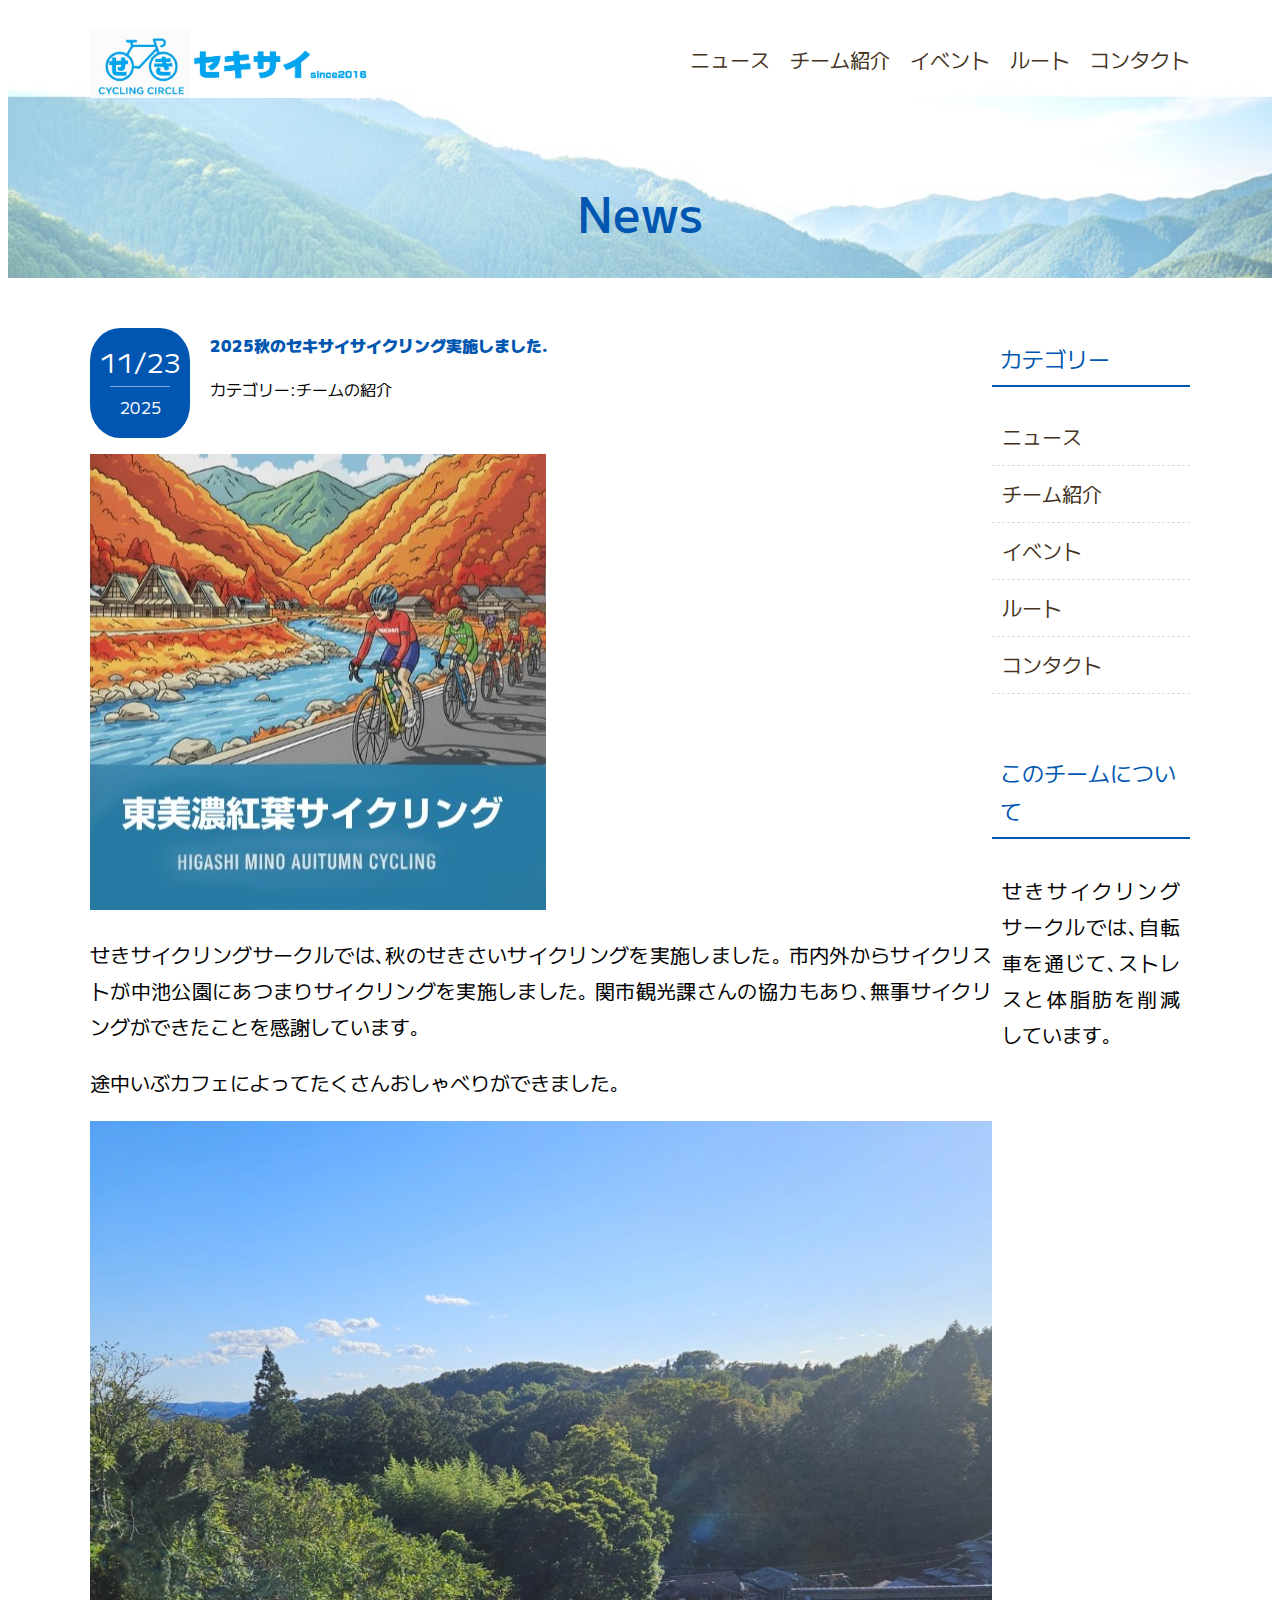
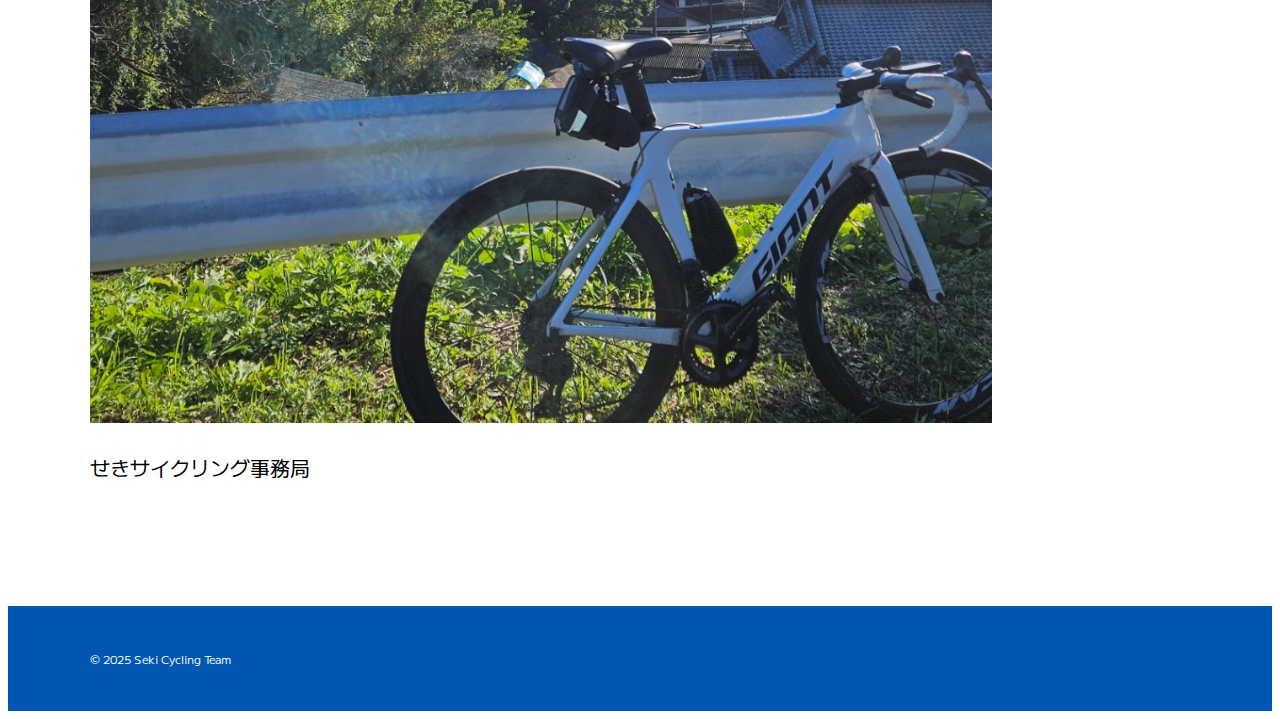
<file: news2.html>
<!DOCTYPE html>
<html lang="ja">
    <head>
        <meta charset="utf-8">
        <title>関サイクリングサークルNEWS</title>
        <meta name="description" content="岐阜県最大級の自転車サークル､自転車を通じて体重とストレスを減少させよう">
        <meta name="viewport" content="width=device-width, initial-scale=1">
        <link rel="stylesheet" href="style.css">
        <link href="https://fonts.googleapis.com/css2?family=RocknRoll+One&display=swap" rel="stylesheet">
        <link href="https://fonts.googleapis.com/css2?family=M+PLUS+2:wght@100..900&display=swap" rel="stylesheet">
        <link rel="icon" type="image/ico" href="images/favicon.ico">
    </head>

    <body>
        <div id="news" class="big-bg">
            <header class="page-header wrapper">
                <h1><a href="index.html"><img class="logo" src="images/saikurin6.png" alt="せきサイクリングサークル"></a></h1>
                <nav>
                    <ul class="main-nav">
                    <li><a href="news.html">ニュース</a></li>
                    <li><a href="join.html">チーム紹介</a></li>   
                    <li><a href="event.html">イベント</a></li>
                    <li><a href="route.html">ルート</a></li> 
                    <li><a href="contact.html">コンタクト</a></li> 
                    </ul>
                </nav>
            </header>
            <div class="wrapper">
                <h2 class="page-title">News</h2>
            </div><!--/.wrapper-->
        </div>

        <div class="news-contents wrapper">
            <article>
                    <header class="post-info">
                        <h2 class="post-title">2025秋のセキサイサイクリング実施しました.</h2>
                        <p class="post-date">11/23<span>2025</span></p>
                        <p class="post-cat">カテゴリー:チームの紹介</p>
                    </header>
                    <img class="article-image" src="images/20251123.jpg" alt="秋の自転車ライド1">

                    <p>
                        せきサイクリングサークルでは､秋のせきさいサイクリングを実施しました｡
                        市内外からサイクリストが中池公園にあつまりサイクリングを実施しました｡
                        関市観光課さんの協力もあり､無事サイクリングができたことを感謝しています｡
                    </p>
                    <p>
                        途中いぶカフェによってたくさんおしゃべりができました｡
                    </p>
                    <img class="article-image" src="images/20251122.jpg" alt="秋の自転車ライド2">

                    <p>
                        せきサイクリング事務局
                    </p>
                    
            </article>



            <aside>
                    <h3 class="sub-title">カテゴリー</h3>
                    
                    <ul class="sub-menu">
                        <li><a href="news.html">ニュース</a></li>   
                        <li><a href="join.html">チーム紹介</a></li>   
                        <li><a href="event.html">イベント</a></li>
                        <li><a href="route.html">ルート</a></li> 
                        <li><a href="contact.html">コンタクト</a></li> 
                    </ul>

                    <h3 class="sub-title">このチームについて</h3>
                    <p>
                        せきサイクリングサークルでは､自転車を通じて､ストレスと体脂肪を削減しています｡
                    </p>

            </aside>
        </div>

        <footer>
            <div class="wrapper">
                <p><small>&copy; 2025 Seki Cycling Team</small></p>
            </div>
        </footer>
    </body>

</html>
</file>
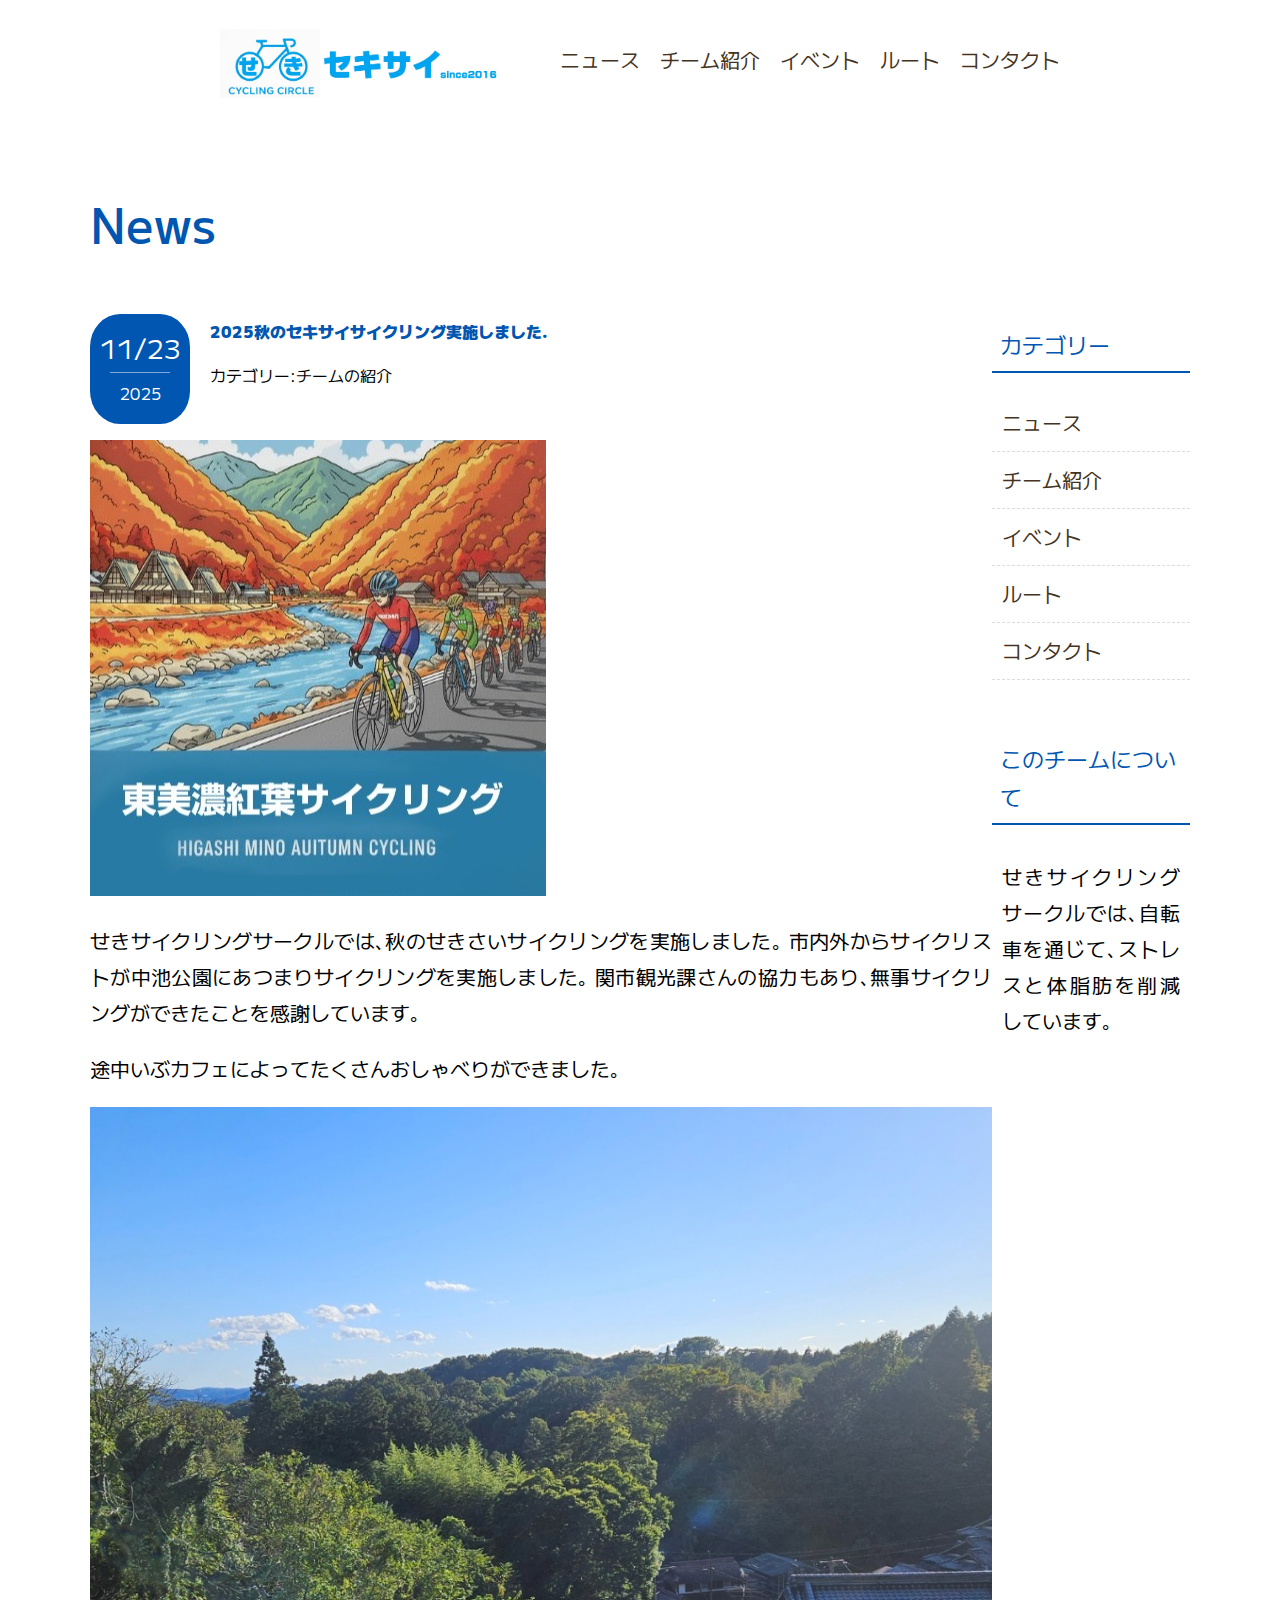
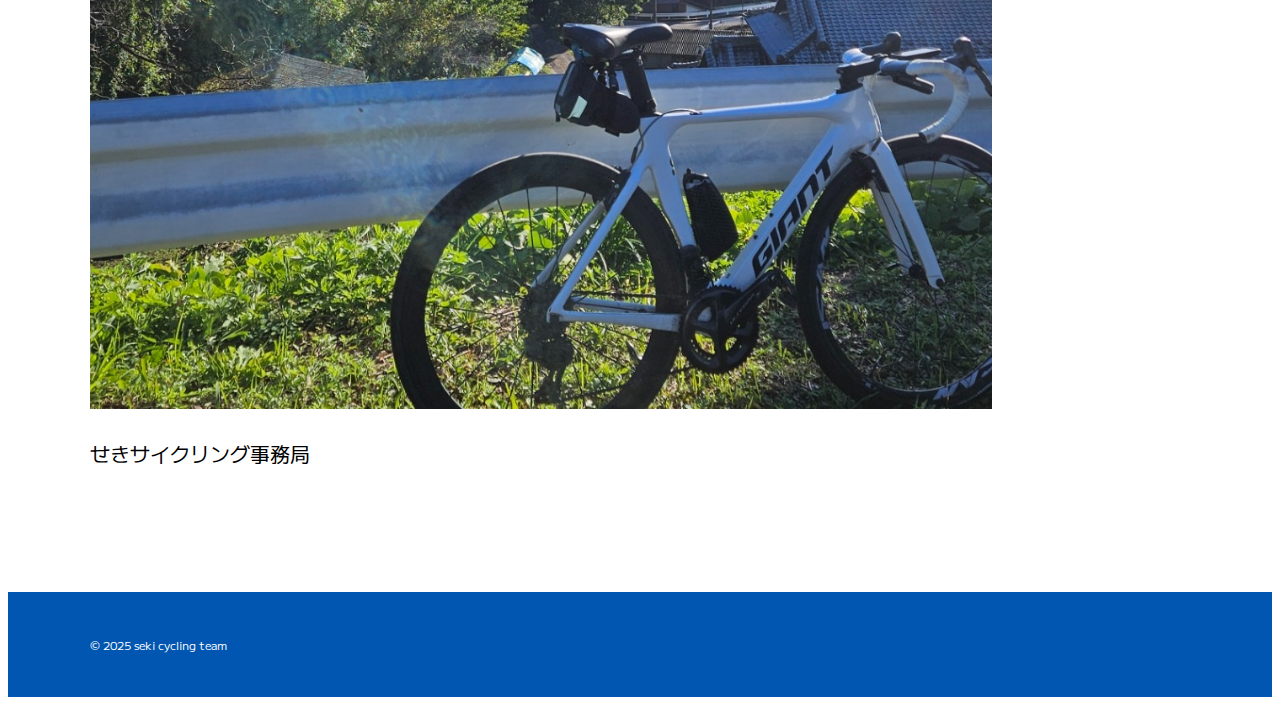
<file: news3(旧news).html>
<!DOCTYPE html>
<html lang="ja">
    <head>
        <meta charset="utf-8">
        <title>関サイクリングサークル-NEWS</title>
        <meta name="description" content="岐阜県最大級の自転車サークル､自転車を通じて体重とストレスを減少させよう">
        <link rel="stylesheet" href="style.css">
        <link href="https://fonts.googleapis.com/css2?family=RocknRoll+One&display=swap" rel="stylesheet">
        <link href="https://fonts.googleapis.com/css2?family=M+PLUS+2:wght@100..900&display=swap" rel="stylesheet">
        <link rel="icon" type="image/ico" href="images/favicon.ico">
    </head>

    <body>
        <div id="news-visual" class="big-bg">
            <div class="news-contents wrapper">
        
                <header class="page-header wrapper">
                    <h1><a href="index.html"><img class="logo" src="images/saikurin6.png" alt="せきサイクリングサークルホーム"></a></h1>
                    <nav>
                        <ul class="main-nav">
                        <li><a href="news.html">ニュース</a></li>   
                        <li><a href="join.html">チーム紹介</a></li>   
                        <li><a href="event.html">イベント</a></li>
                        <li><a href="route.html">ルート</a></li> 
                        <li><a href="contact.html">コンタクト</a></li> 
                        </ul>
                    </nav>
                </header>      
            </div>

            <div class="wrapper">
                <h2 class="page-title">News</h2>
            </div><!--/.wrapper-->

            <div class="news-contents wrapper">
                <article>
                    <header class="post-info">
                        <h2 class="post-title">2025秋のセキサイサイクリング実施しました.</h2>
                        <p class="post-date">11/23<span>2025</span></p>
                        <p class="post-cat">カテゴリー:チームの紹介</p>
                    </header>
                    <img class="article-image" src="images/20251123.jpg" alt="秋の自転車ライド1">

                    <p>
                        せきサイクリングサークルでは､秋のせきさいサイクリングを実施しました｡
                        市内外からサイクリストが中池公園にあつまりサイクリングを実施しました｡
                        関市観光課さんの協力もあり､無事サイクリングができたことを感謝しています｡
                    </p>
                    <p>
                        途中いぶカフェによってたくさんおしゃべりができました｡
                    </p>
                    <img class="article-image" src="images/20251122.jpg" alt="秋の自転車ライド2">

                    <p>
                        せきサイクリング事務局
                    </p>
                    
                </article>

                <aside>
                    <h3 class="sub-title">カテゴリー</h3>
                    
                    <ul class="sub-menu">
                        <li><a href="news.html">ニュース</a></li>   
                        <li><a href="join.html">チーム紹介</a></li>   
                        <li><a href="event.html">イベント</a></li>
                        <li><a href="route.html">ルート</a></li> 
                        <li><a href="contact.html">コンタクト</a></li> 
                    </ul>

                    <h3 class="sub-title">このチームについて</h3>
                    <p>
                        せきサイクリングサークルでは､自転車を通じて､ストレスと体脂肪を削減しています｡
                    </p>

                </aside>
            </div><!--/.news-contents-->
        </div>

        <footer>
            <div class="wrapper">
                <p><small>&copy; 2025 seki cycling team</small></p>
            </div>
        </footer>
    </body>

</html>
</file>
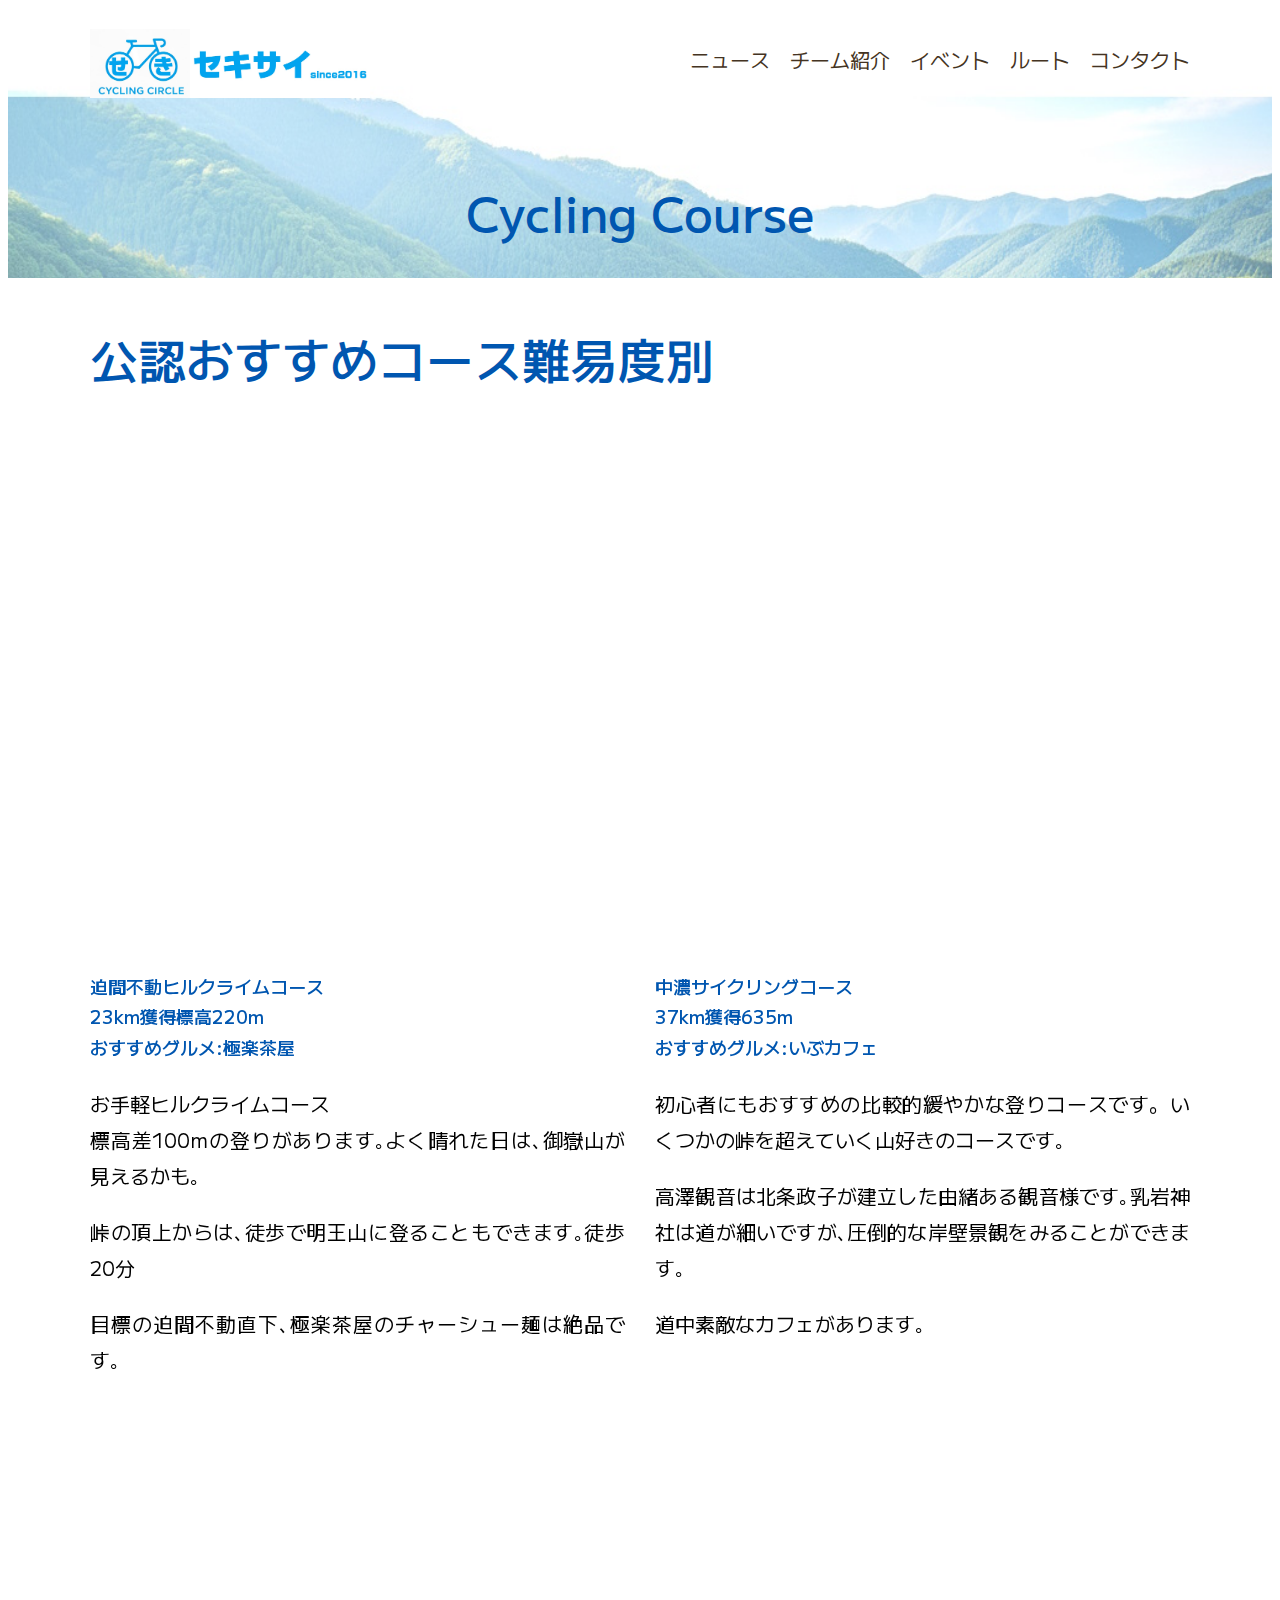
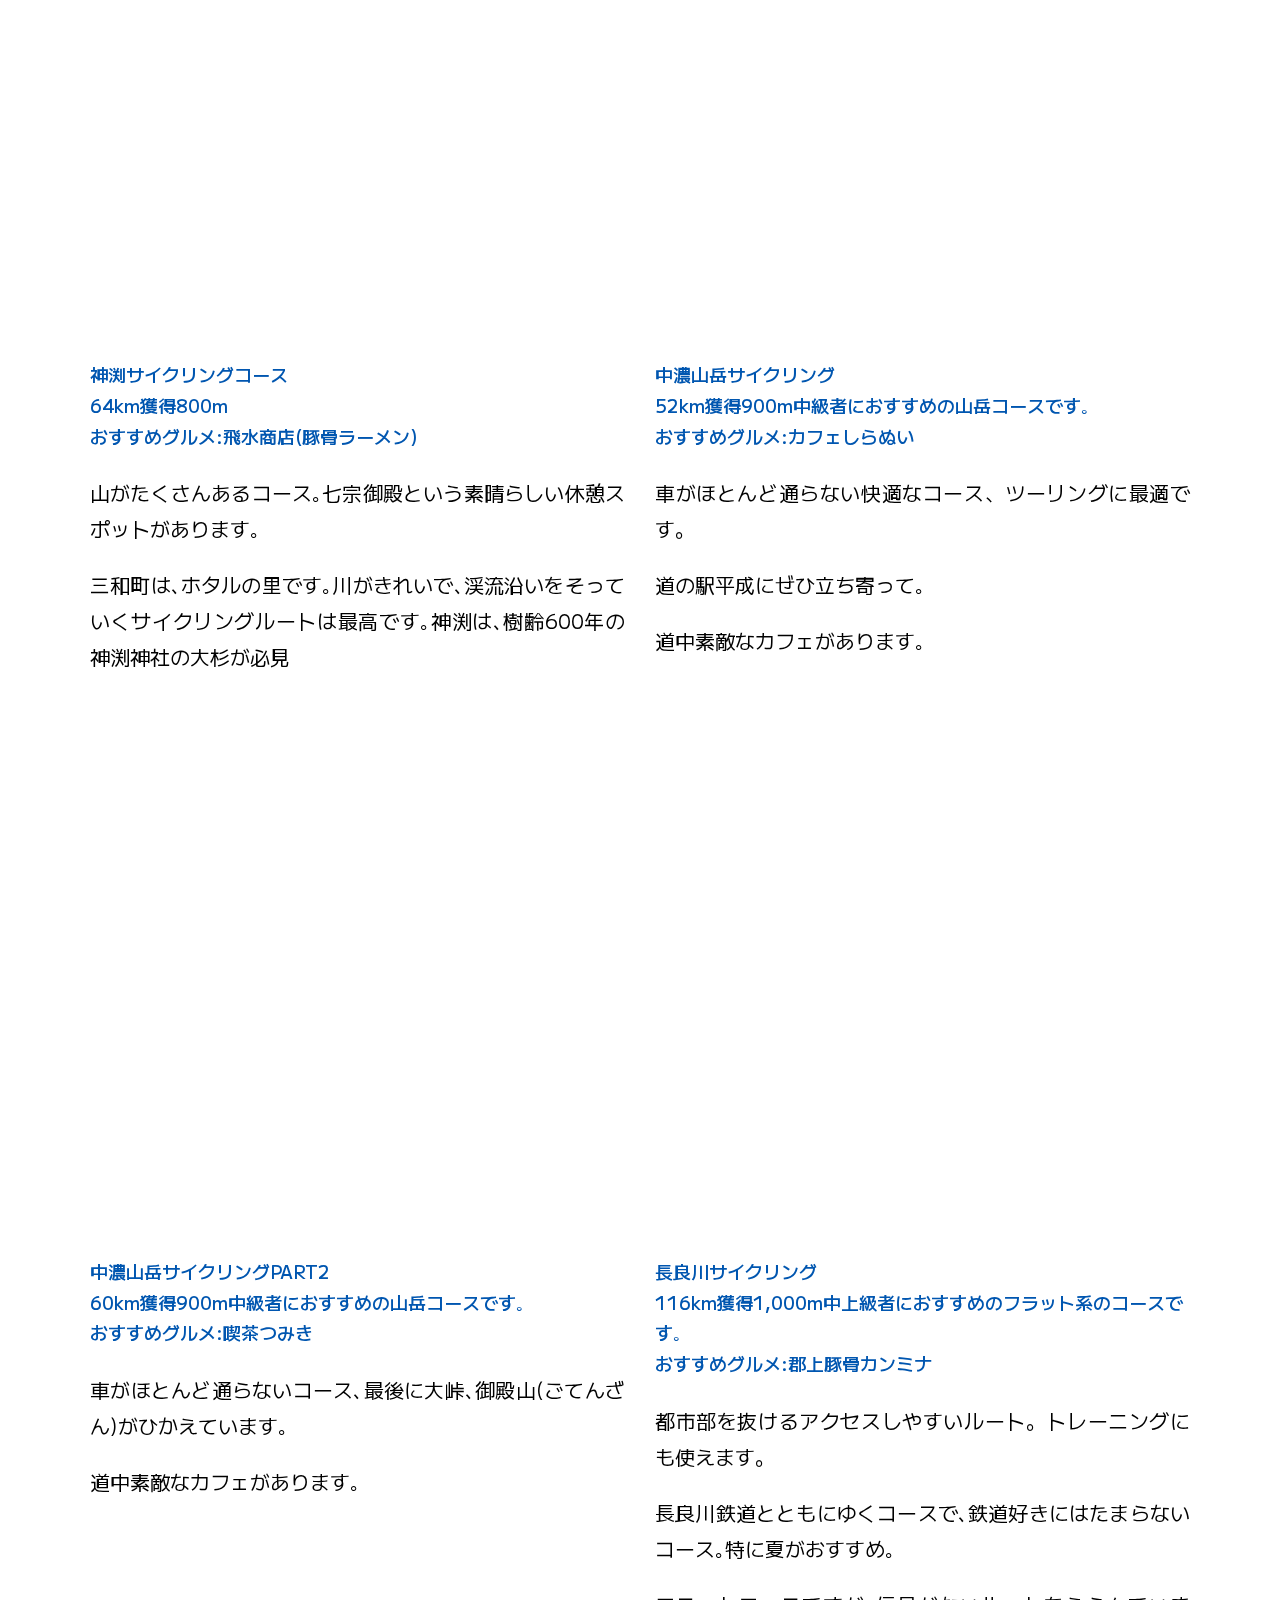
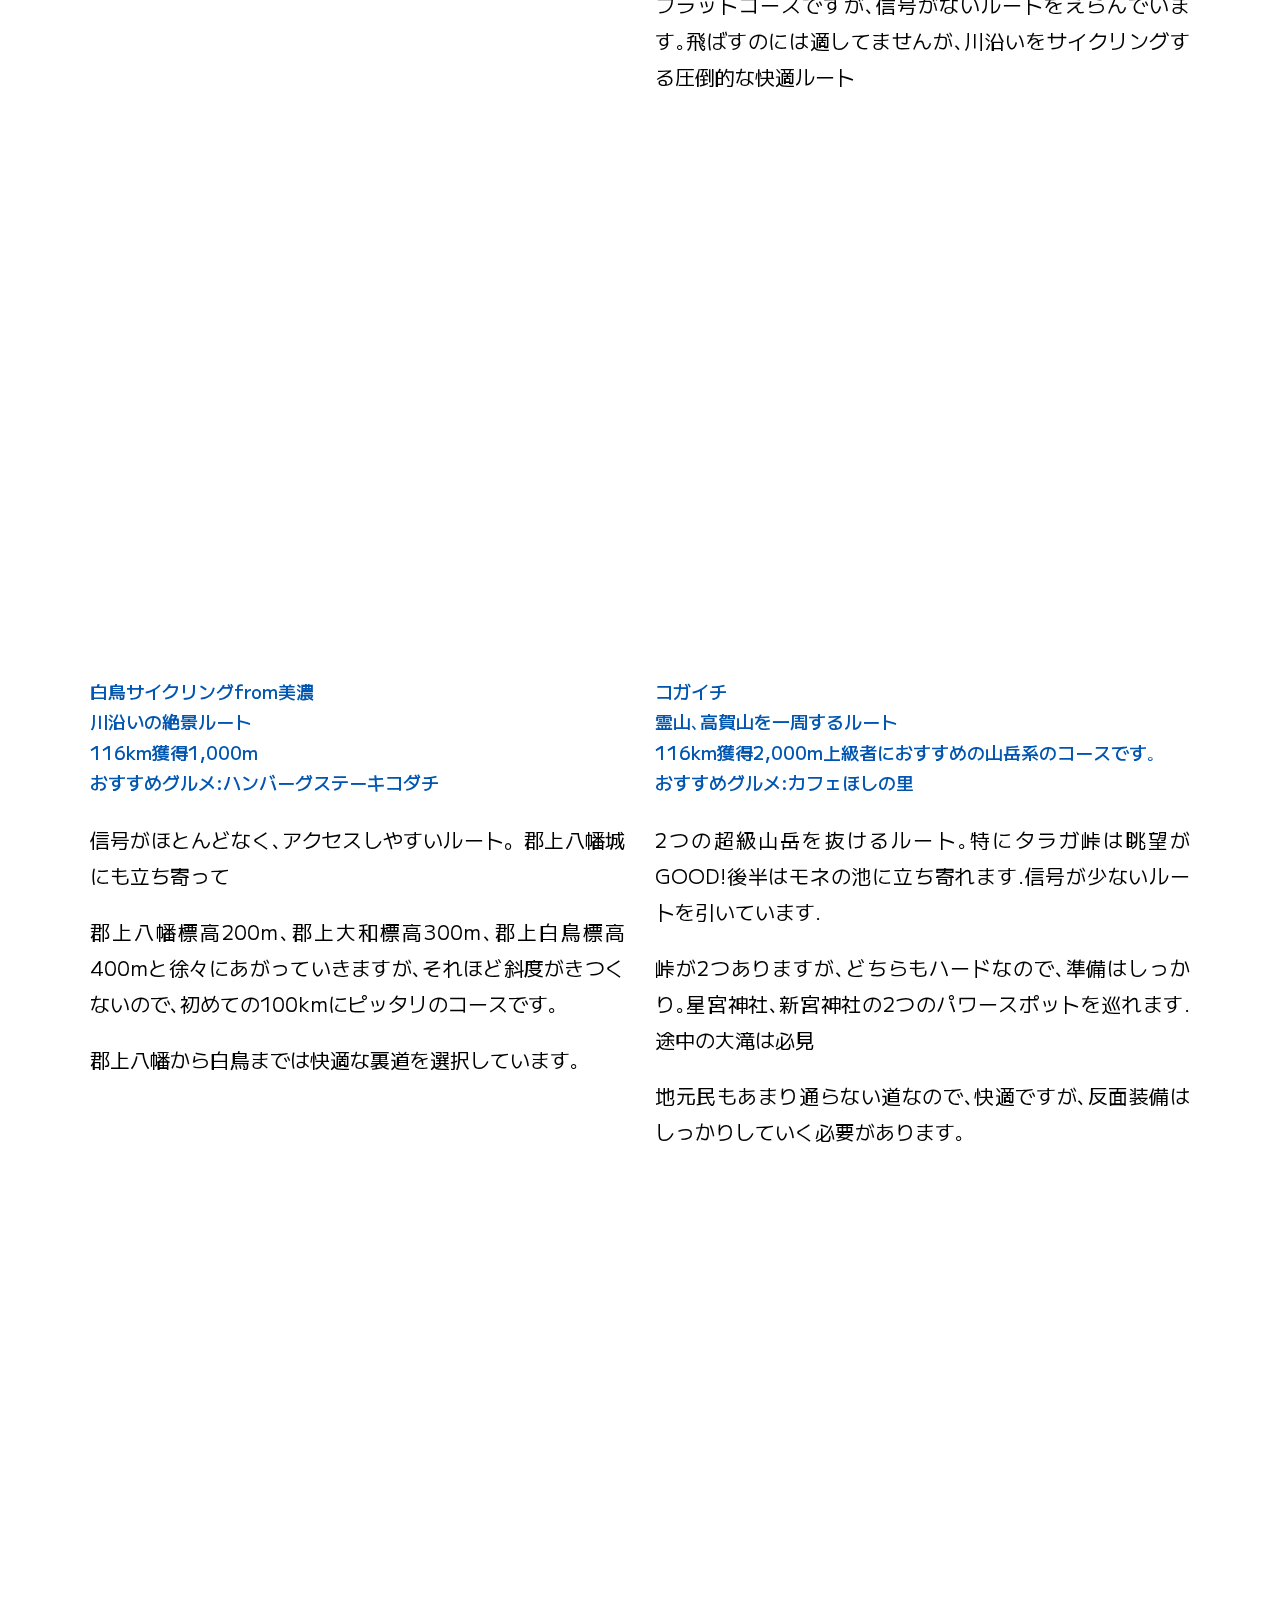
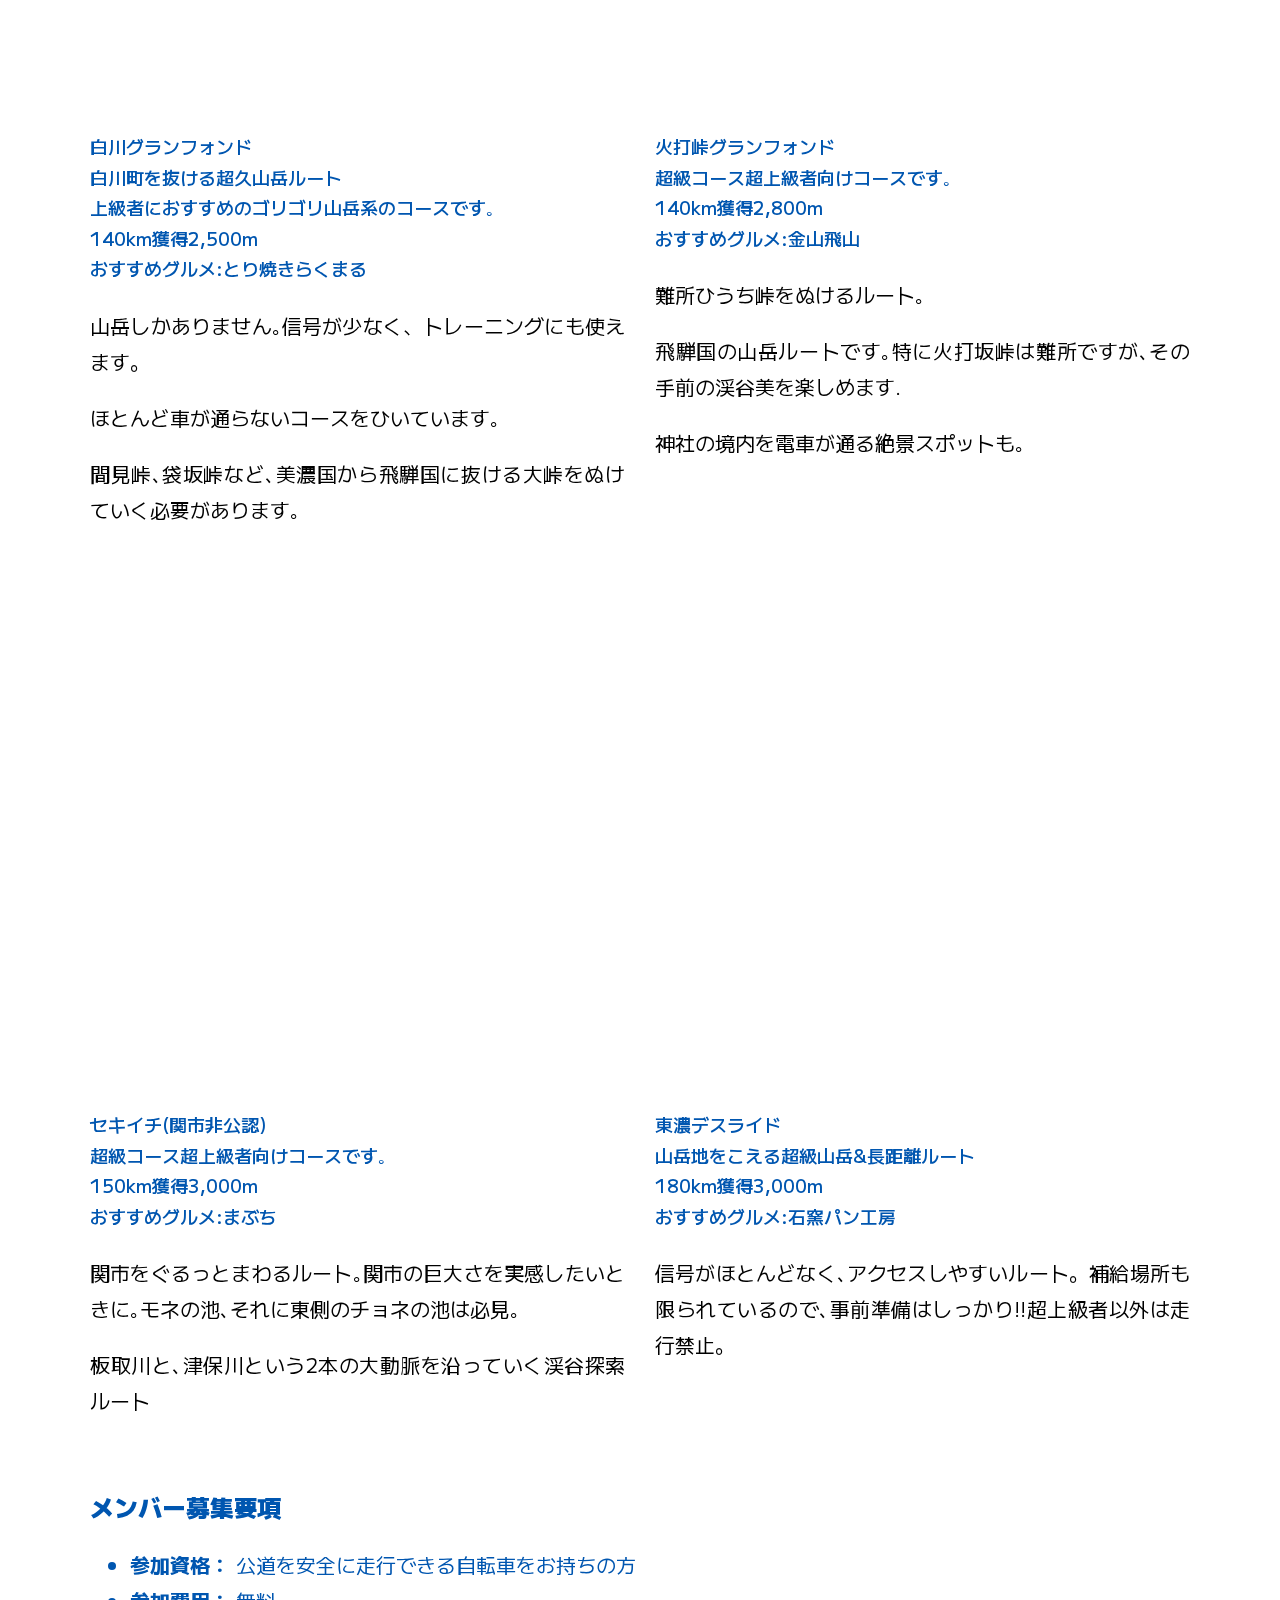
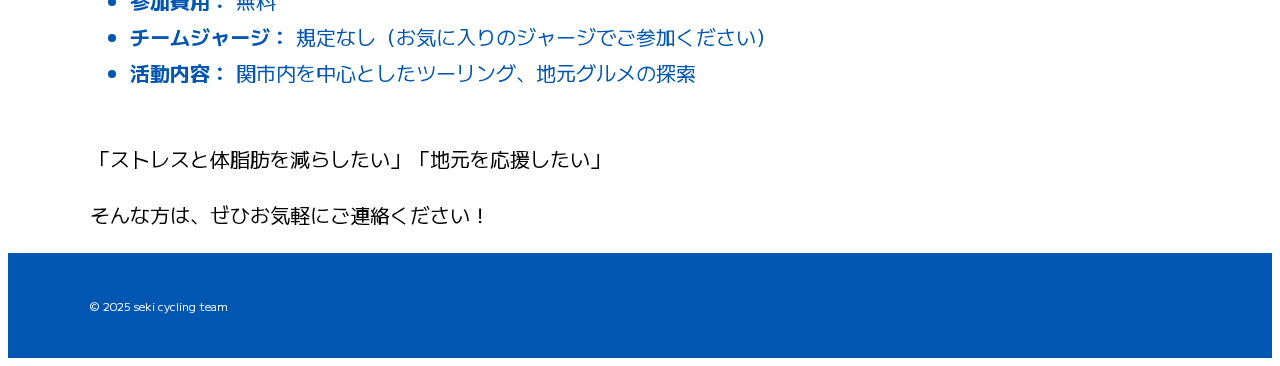
<file: route.html>
<!DOCTYPE html>
<html lang="ja">
    <head>
        <meta charset="utf-8">
        <title>関サイクリングサークル-Routes</title>
        <meta name="description" content="岐阜県の自転車チーム関市､岐阜市､各務原市､大垣市など自転車を通じて体重とストレスを減少させよう">
        <link rel="stylesheet" href="style.css">
        <link href="https://fonts.googleapis.com/css2?family=RocknRoll+One&display=swap" rel="stylesheet">
        <link href="https://fonts.googleapis.com/css2?family=M+PLUS+2:wght@100..900&display=swap" rel="stylesheet">
        <link rel="icon" type="image/ico" href="images/favicon.ico">
    </head>
        <body>
            <div id="event" class="big-bg">
                <header class="page-header wrapper">
                    <h1><a href="index.html"><img class="logo" src="images/saikurin6.png" alt="せきサイクリングサークル"></a></h1>
                    <nav>
                        <ul class="main-nav">
                        <li><a href="news.html">ニュース</a></li>   
                        <li><a href="join.html">チーム紹介</a></li>   
                        <li><a href="event.html">イベント</a></li>
                        <li><a href="route.html">ルート</a></li> 
                        <li><a href="contact.html">コンタクト</a></li> 
                        </ul>
                    </nav>
                </header>
                <div class="wrapper">
                    <h2 class="page-title">Cycling Course</h2>
                </div><!--/.wrapper-->
            </div>

        <div class="contact-content wrapper">
            <h2 class="page-title">公認おすすめコース難易度別</h2>


                <div class="iframe-container">


                        <div class="item">
                            <iframe src="https://ridewithgps.com/embeds?type=route&id=53390001&metricUnits=true&sampleGraph=true" style="width: 100%; height: 500px; border: none;" scrolling="no"></iframe>                            
                            <h4>迫間不動ヒルクライムコース<br>23km獲得標高220m<br>おすすめグルメ:極楽茶屋</h4>
                            <p>お手軽ヒルクライムコース<br>標高差100mの登りがあります｡よく晴れた日は､御嶽山が見えるかも｡</p><p>峠の頂上からは､徒歩で明王山に登ることもできます｡徒歩20分</p><p>目標の迫間不動直下､極楽茶屋のチャーシュー麺は絶品です｡</p>
                        </div>
                    
                        <div class="item">
                            <iframe src="https://ridewithgps.com/embeds?type=route&id=45048279&metricUnits=true&sampleGraph=true" style="width: 100%; height: 500px; border: none;" scrolling="no"></iframe>            
                            <h4>中濃サイクリングコース<br>37km獲得635m<br>おすすめグルメ:いぶカフェ</h4>
                            <p>初心者にもおすすめの比較的緩やかな登りコースです。いくつかの峠を超えていく山好きのコースです｡</p><p>高澤観音は北条政子が建立した由緒ある観音様です｡乳岩神社は道が細いですが､圧倒的な岸壁景観をみることができます｡</p><p>道中素敵なカフェがあります｡</p>
                        </div>
                        <div class="item">
                            <iframe src="https://ridewithgps.com/embeds?type=route&id=53389968&metricUnits=true&sampleGraph=true" style="width: 100%; height: 500px; border: none;" scrolling="no"></iframe>                            
                            <h4>神渕サイクリングコース<br>64km獲得800m<br>おすすめグルメ:飛水商店(豚骨ラーメン)</h4>
                            <p>山がたくさんあるコース｡七宗御殿という素晴らしい休憩スポットがあります｡<p>三和町は､ホタルの里です｡川がきれいで､渓流沿いをそっていくサイクリングルートは最高です｡神渕は､樹齢600年の神渕神社の大杉が必見</p></p>
                        </div>

                        <div class="item">
                            <iframe src="https://ridewithgps.com/embeds?type=route&id=52094120&metricUnits=true&sampleGraph=true" style="width: 100%; height: 500px; border: none;" scrolling="no"></iframe>            
                            <h4>中濃山岳サイクリング<br>52km獲得900m中級者におすすめの山岳コースです｡<br>おすすめグルメ:カフェしらぬい</h4>
                            <p>車がほとんど通らない快適なコース、ツーリングに最適です。</p><p>道の駅平成にぜひ立ち寄って｡</p><p>道中素敵なカフェがあります｡</p>
                        </div>

                        <div class="item">
                            <iframe src="https://ridewithgps.com/embeds?type=route&id=53219220&metricUnits=true&sampleGraph=true" style="width: 100%; height: 500px; border: none;" scrolling="no"></iframe>
                            <h4>中濃山岳サイクリングPART2<br>60km獲得900m中級者におすすめの山岳コースです｡<br>おすすめグルメ:喫茶つみき</h4>
                            <p>車がほとんど通らないコース､最後に大峠､御殿山(ごてんざん)がひかえています｡</p><p>道中素敵なカフェがあります｡</p>
                        </div> 

                        <div class="item">
                            <iframe src="https://ridewithgps.com/embeds?type=route&id=50795144&metricUnits=true&sampleGraph=true" style="width: 100%; height: 500px; border: none;" scrolling="no"></iframe>
                            <h4>長良川サイクリング<br>116km獲得1,000m中上級者におすすめのフラット系のコースです｡<br>おすすめグルメ:郡上豚骨カンミナ</h4>
                            <p>都市部を抜けるアクセスしやすいルート。トレーニングにも使えます。</p><p>長良川鉄道とともにゆくコースで､鉄道好きにはたまらないコース｡特に夏がおすすめ｡</p>
                            <p>フラットコースですが､信号がないルートをえらんでいます｡飛ばすのには適してませんが､川沿いをサイクリングする圧倒的な快適ルート</p>
                        </div>

                        <div class="item">
                            <iframe src="https://ridewithgps.com/embeds?type=route&id=50795144&metricUnits=true&sampleGraph=true" style="width: 100%; height: 500px; border: none;" scrolling="no"></iframe>
                            <h4>白鳥サイクリングfrom美濃<br>川沿いの絶景ルート<br>116km獲得1,000m<br>おすすめグルメ:ハンバーグステーキコダチ</h4>
                            <p>信号がほとんどなく､アクセスしやすいルート。郡上八幡城にも立ち寄って</p><p>郡上八幡標高200m､郡上大和標高300m､郡上白鳥標高400mと徐々にあがっていきますが､それほど斜度がきつくないので､初めての100kmにピッタリのコースです｡</p><p>郡上八幡から白鳥までは快適な裏道を選択しています｡</p>
                        </div>

                        <div class="item">
                            <iframe src="https://ridewithgps.com/embeds?type=route&id=51381840&metricUnits=true&sampleGraph=true" style="width: 100%; height: 500px; border: none;" scrolling="no"></iframe>             
                            <h4>コガイチ<br>霊山､高賀山を一周するルート<br>116km獲得2,000m上級者におすすめの山岳系のコースです｡<br>おすすめグルメ:カフェほしの里</h4>
                            <p>2つの超級山岳を抜けるルート｡特にタラガ峠は眺望がGOOD!後半はモネの池に立ち寄れます.信号が少ないルートを引いています.</p><p>峠が2つありますが､どちらもハードなので､準備はしっかり｡星宮神社､新宮神社の2つのパワースポットを巡れます.途中の大滝は必見</p>
                            <p>地元民もあまり通らない道なので､快適ですが､反面装備はしっかりしていく必要があります｡</p>
                        </div>

                        <div class="item">
                            <iframe src="https://ridewithgps.com/embeds?type=route&id=43203313&metricUnits=true&sampleGraph=true" style="width: 100%; height: 500px; border: none;" scrolling="no"></iframe>            
                            <h4>白川グランフォンド<br>白川町を抜ける超久山岳ルート<br>上級者におすすめのゴリゴリ山岳系のコースです｡<br>140km獲得2,500m<br>おすすめグルメ:とり焼きらくまる</h4>
                            <p>山岳しかありません｡信号が少なく、トレーニングにも使えます。</p><p>ほとんど車が通らないコースをひいています｡</p><p>間見峠､袋坂峠など､美濃国から飛騨国に抜ける大峠をぬけていく必要があります｡</p>
                        </div>

                        <div class="item">
                            <iframe src="https://ridewithgps.com/embeds?type=route&id=52171608&metricUnits=true&sampleGraph=true" style="width: 100%; height: 500px; border: none;" scrolling="no"></iframe>
                            <h4>火打峠グランフォンド<br>超級コース超上級者向けコースです｡<br>140km獲得2,800m<br>おすすめグルメ:金山飛山</h4>
                            <p>難所ひうち峠をぬけるルート｡</p><p>飛騨国の山岳ルートです｡特に火打坂峠は難所ですが､その手前の渓谷美を楽しめます.</p>
                            <p>神社の境内を電車が通る絶景スポットも｡</p>
                        </div>

                        <div class="item">
                            <iframe src="https://ridewithgps.com/embeds?type=route&id=51502013&metricUnits=true&sampleGraph=true" style="width: 100%; height: 500px; border: none;" scrolling="no"></iframe>
                            <h4>セキイチ(関市非公認)<br>超級コース超上級者向けコースです｡<br>150km獲得3,000m<br>おすすめグルメ:まぶち</h4>
                            <p>関市をぐるっとまわるルート｡関市の巨大さを実感したいときに｡モネの池､それに東側のチョネの池は必見｡</p>
                            <p>板取川と､津保川という2本の大動脈を沿っていく渓谷探索ルート</p>
                        </div>

                        <div class="item">
                            <iframe src="https://ridewithgps.com/embeds?type=route&id=42121358&metricUnits=true&sampleGraph=true" style="width: 100%; height: 500px; border: none;" scrolling="no"></iframe>            
                            <h4>東濃デスライド<br>山岳地をこえる超級山岳&長距離ルート<br>180km獲得3,000m<br>おすすめグルメ:石窯パン工房</h4>
                            <p>信号がほとんどなく､アクセスしやすいルート。補給場所も限られているので､事前準備はしっかり!!超上級者以外は走行禁止。</p>
                        </div>


        </div>

        <section>
                <br>
                <h2>メンバー募集要項</h2>
                <ul id="list-id">
                    <li><strong>参加資格：</strong> 公道を安全に走行できる自転車をお持ちの方</li>
                    <li><strong>参加費用：</strong> 無料</li>
                    <li><strong>チームジャージ：</strong> 規定なし（お気に入りのジャージでご参加ください）</li>
                    <li><strong>活動内容：</strong> 関市内を中心としたツーリング、地元グルメの探索</li>
                    
                </ul>

                <p>「ストレスと体脂肪を減らしたい」「地元を応援したい」</p>
                <p>そんな方は、ぜひお気軽にご連絡ください！</p>
            </section>
            
        </div>
        <footer>
                <div class="wrapper">
                    <p><small>&copy; 2025 seki cycling team</small></p>
                </div>
            </footer>
        </body>

    </html>
</file>
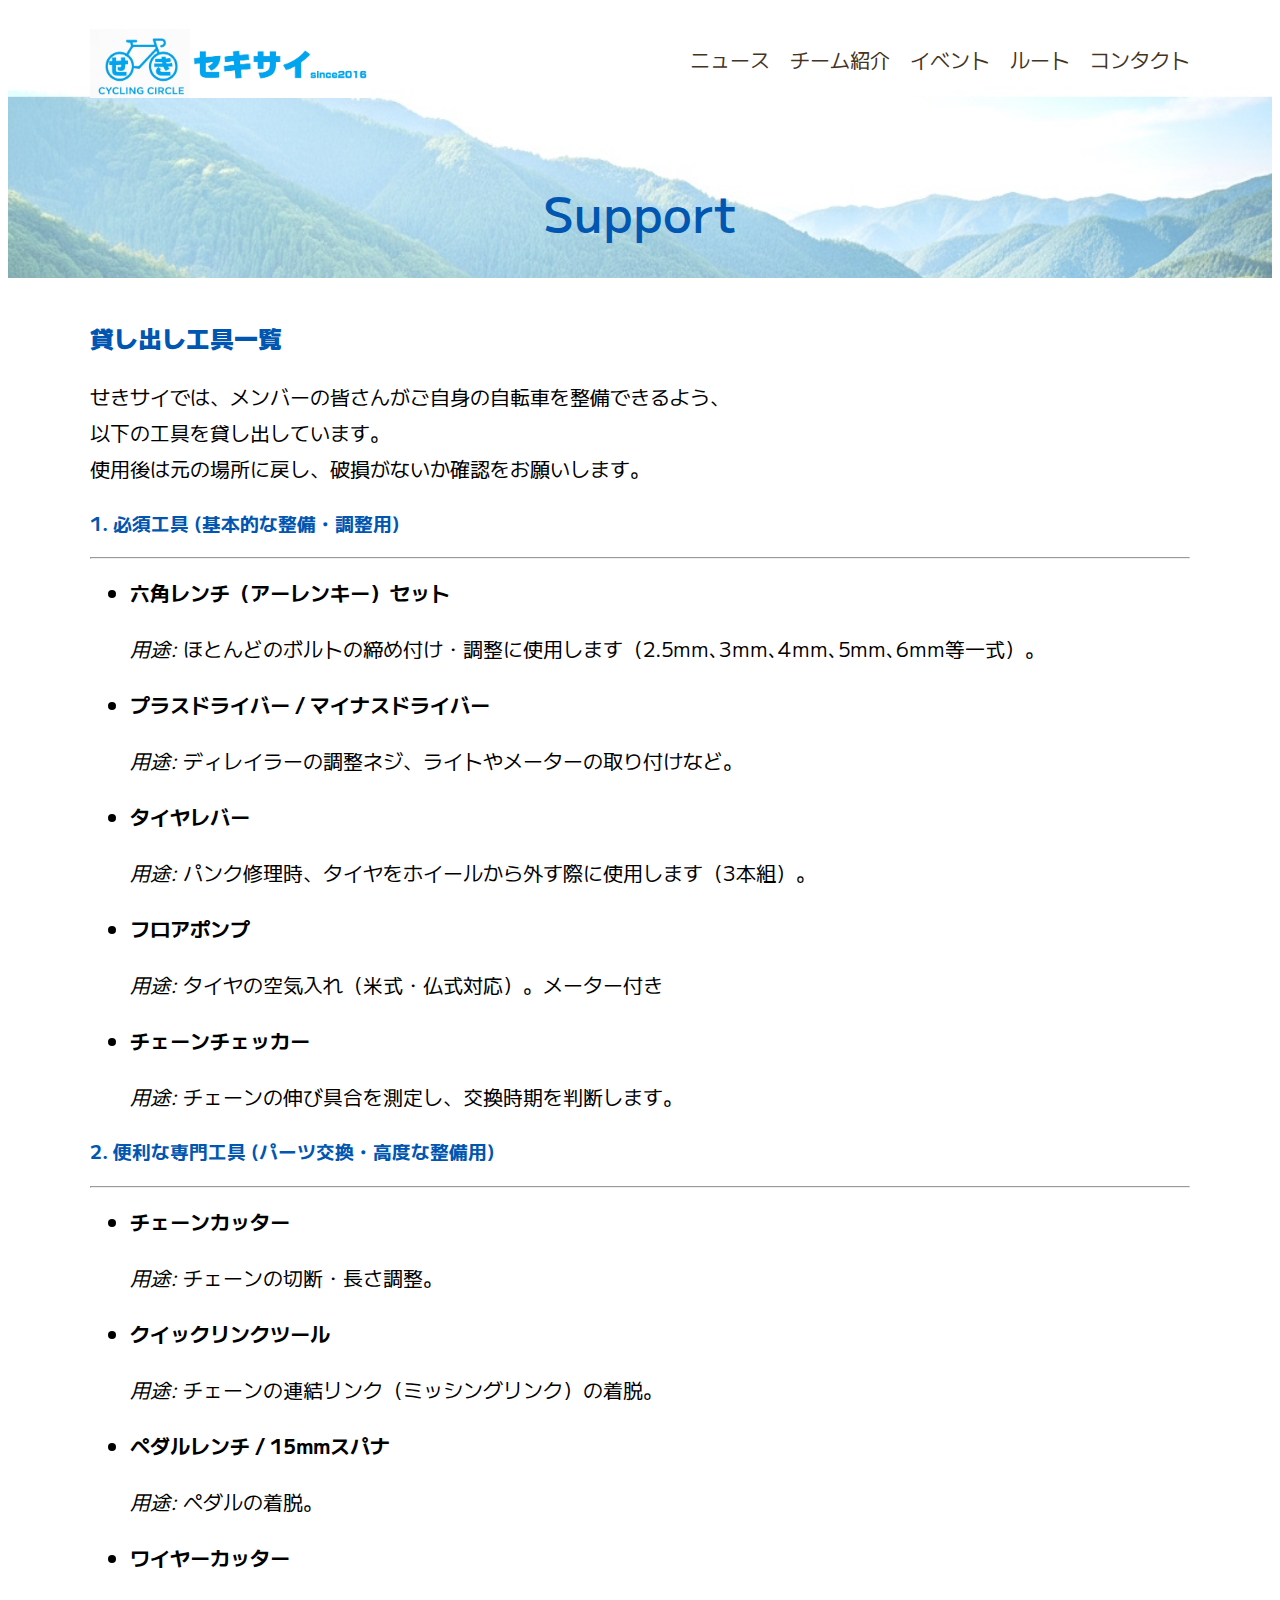
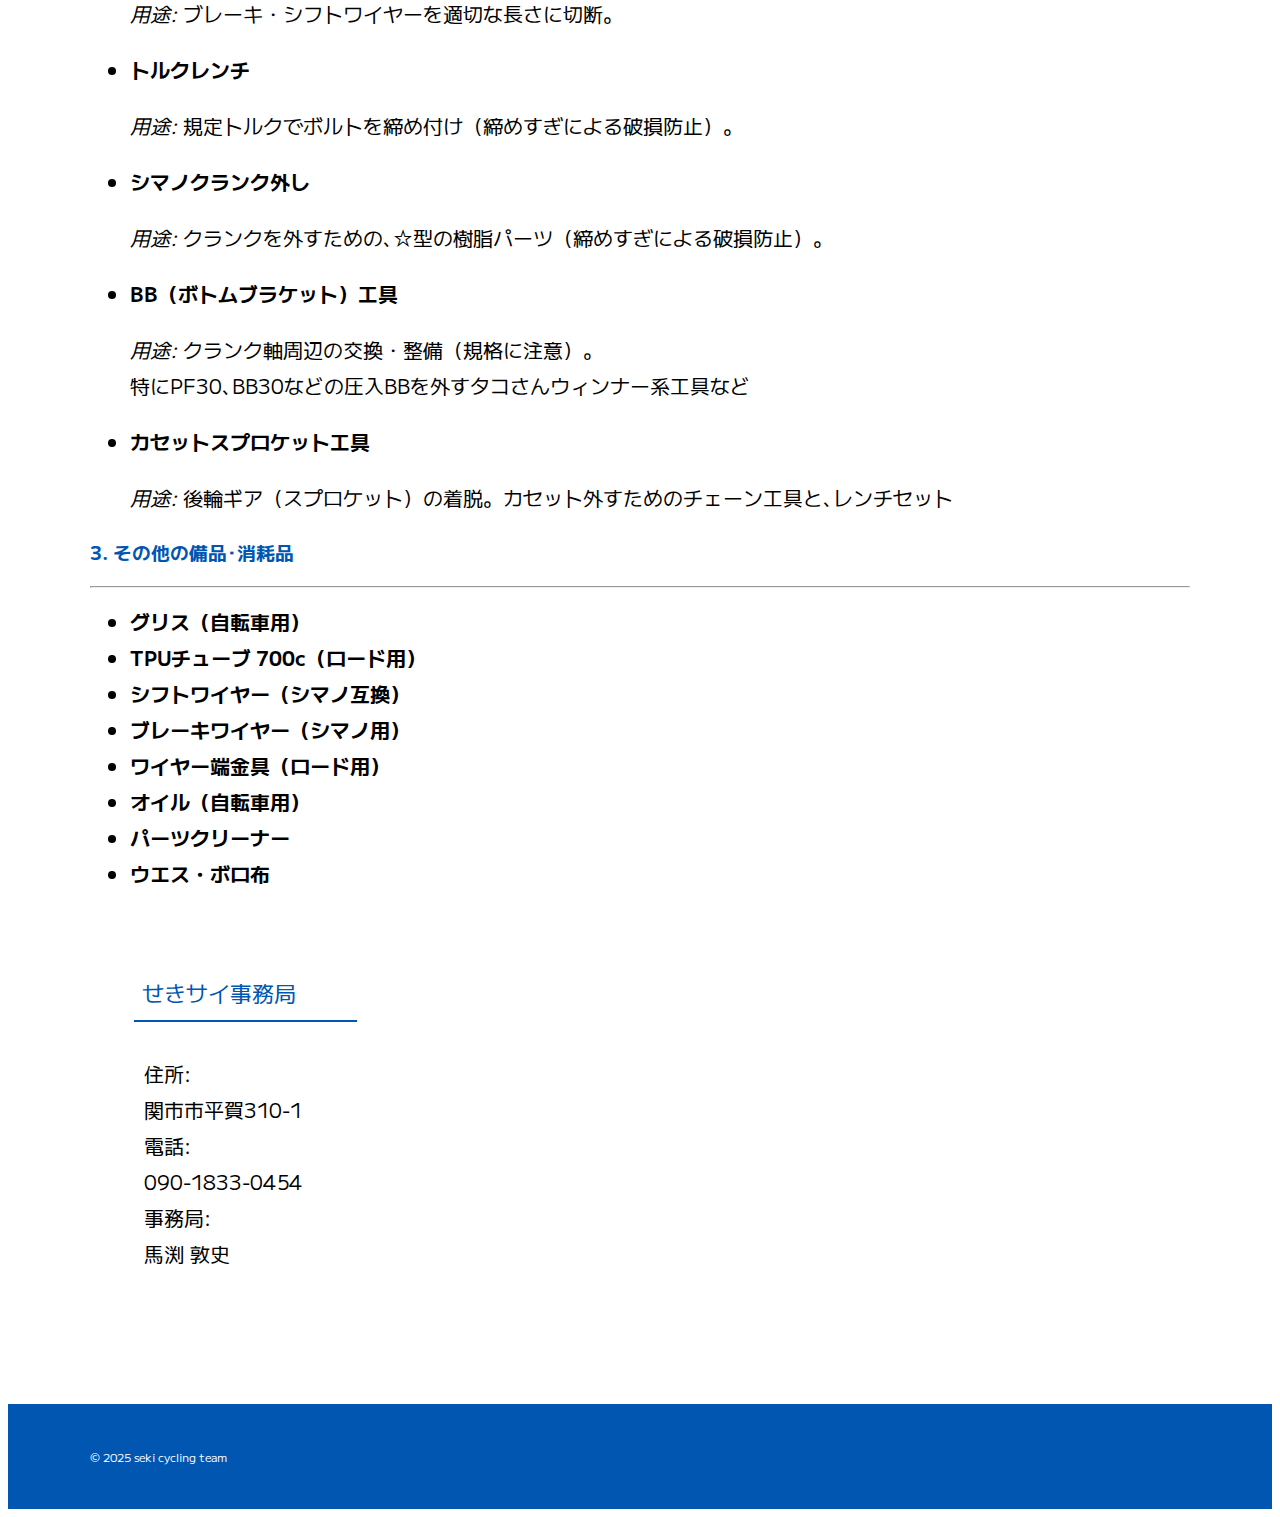
<file: support.html>
<!DOCTYPE html>
<html lang="ja">
    <head>
        <meta charset="utf-8">
        <title>関サイクリングサークル-support</title>
        <meta name="description" content="岐阜県でサイクリング仲間をお探しならココ！初心者でも無理なく楽しく体重とストレスを減少。岐阜市内近郊の安全なコースが人気です。">
        <link rel="stylesheet" href="style.css">
        <link href="https://fonts.googleapis.com/css2?family=RocknRoll+One&display=swap" rel="stylesheet">
        <link href="https://fonts.googleapis.com/css2?family=M+PLUS+2:wght@100..900&display=swap" rel="stylesheet">
        <link rel="icon" type="image/ico" href="images/favicon.ico">
    </head>
        <body>
            <div id="event" class="big-bg">
                <header class="page-header wrapper">
                    <h1><a href="index.html"><img class="logo" src="images/saikurin6.png" alt="せきサイクリングサークル"></a></h1>
                    <nav>
                        <ul class="main-nav">
                        <li><a href="news.html">ニュース</a></li>   
                        <li><a href="join.html">チーム紹介</a></li>   
                        <li><a href="event.html">イベント</a></li>
                        <li><a href="route.html">ルート</a></li> 
                        <li><a href="contact.html">コンタクト</a></li> 
                        </ul>
                    </nav>
                </header>
                <div class="wrapper">
                    <h2 class="page-title">Support</h2>
                </div><!--/.wrapper-->
            </div>

        <div class="support-content wrapper">
            <div id="tool-support-list">
                <h2>貸し出し工具一覧</h2>
                <p>せきサイでは、メンバーの皆さんがご自身の自転車を整備できるよう、<br>以下の工具を貸し出しています。<br>使用後は元の場所に戻し、破損がないか確認をお願いします。</p>

                <h3>1. 必須工具 (基本的な整備・調整用)</h3>
                <hr>
                <ul>
                    <li>
                        <strong>六角レンチ（アーレンキー）セット</strong>
                        <p><em>用途:</em> ほとんどのボルトの締め付け・調整に使用します（2.5mm､3mm､4mm､5mm､6mm等一式）。</p>
                    </li>
                    <li>
                        <strong>プラスドライバー / マイナスドライバー</strong>
                        <p><em>用途:</em> ディレイラーの調整ネジ、ライトやメーターの取り付けなど。</p>
                    </li>
                    <li>
                        <strong>タイヤレバー</strong>
                        <p><em>用途:</em> パンク修理時、タイヤをホイールから外す際に使用します（3本組）。</p>
                    </li>
                    <li>
                        <strong>フロアポンプ</strong>
                        <p><em>用途:</em> タイヤの空気入れ（米式・仏式対応）。メーター付き</p>
                    </li>
                    <li>
                        <strong>チェーンチェッカー</strong>
                        <p><em>用途:</em> チェーンの伸び具合を測定し、交換時期を判断します。</p>
                    </li>
                </ul>

                <h3>2. 便利な専門工具 (パーツ交換・高度な整備用)</h3>
                <hr>
                <ul>
                    <li>
                        <strong>チェーンカッター</strong>
                        <p><em>用途:</em> チェーンの切断・長さ調整。</p>
                    </li>
                    <li>
                        <strong>クイックリンクツール</strong>
                        <p><em>用途:</em> チェーンの連結リンク（ミッシングリンク）の着脱。</p>
                    </li>
                    <li>
                        <strong>ペダルレンチ / 15mmスパナ</strong>
                        <p><em>用途:</em> ペダルの着脱。</p>
                    </li>
                    <li>
                        <strong>ワイヤーカッター</strong>
                        <p><em>用途:</em> ブレーキ・シフトワイヤーを適切な長さに切断。</p>
                    </li>
                    <li>
                        <strong>トルクレンチ</strong>
                        <p><em>用途:</em> 規定トルクでボルトを締め付け（締めすぎによる破損防止）。</p>
                    </li>
                    <li>
                        <strong>シマノクランク外し</strong>
                        <p><em>用途:</em> クランクを外すための､☆型の樹脂パーツ（締めすぎによる破損防止）。</p>
                    </li>
                    <li>
                        <strong>BB（ボトムブラケット）工具</strong>
                        <p><em>用途:</em> クランク軸周辺の交換・整備（規格に注意）。<br>特にPF30､BB30などの圧入BBを外すタコさんウィンナー系工具など</p>
                    </li>
                    <li>
                        <strong>カセットスプロケット工具</strong>
                        <p><em>用途:</em> 後輪ギア（スプロケット）の着脱。カセット外すためのチェーン工具と､レンチセット</p>
                    </li>
                </ul>

                <h3>3. その他の備品･消耗品</h3>
                <hr>
                <ul>
                    <li><strong>グリス（自転車用）</strong></li>
                    <li><strong>TPUチューブ 700c（ロード用）</strong></li>
                    <li><strong>シフトワイヤー（シマノ互換）</strong></li>
                    <li><strong>ブレーキワイヤー（シマノ用）</strong></li>
                    <li><strong>ワイヤー端金具（ロード用）</strong></li>                  
                    <li><strong>オイル（自転車用）</strong></li>
                    <li><strong>パーツクリーナー</strong></li>
                    <li><strong>ウエス・ボロ布</strong></li>
                </ul>

            </div>
            <section id="location">
                <div class="wrapper">
                    <div class="location-info">
                        <h3 class="sub-title">せきサイ事務局</h3>
                        <p>
                            住所:<br>関市市平賀310-1<br>
                            電話:<br>090-1833-0454<br>
                            事務局:<br>馬渕 敦史
                        </p>
                    </div><!--/.location-info-->
                    <div class="location-map">
                        <iframe src="https://www.google.com/maps/embed?pb=!1m18!1m12!1m3!1d6497.612995024714!2d136.93989247665178!3d35.484331161976904!2m3!1f0!2f0!3f0!3m2!1i1024!2i768!4f13.1!3m3!1m2!1s0x600304f86d2c597f%3A0x94b782cff0ea244c!2z44CSNTAxLTM4MjIg5bKQ6Zic55yM6Zai5biC5biC5bmz6LOA77yT77yR77yQ4oiS77yR!5e0!3m2!1sja!2sjp!4v1764231443714!5m2!1sja!2sjp" width="800" height="400" style="border:0;" allowfullscreen="" loading="lazy" referrerpolicy="no-referrer-when-downgrade"></iframe>
                    </div><!--/.location-map-->
                </div><!--/.wrapper-->
            </section><!--/#location-->
            
        </div>
        <footer>
                <div class="wrapper">
                    <p><small>&copy; 2025 seki cycling team</small></p>
                </div>
            </footer>
        </body>
    </html>
</file>
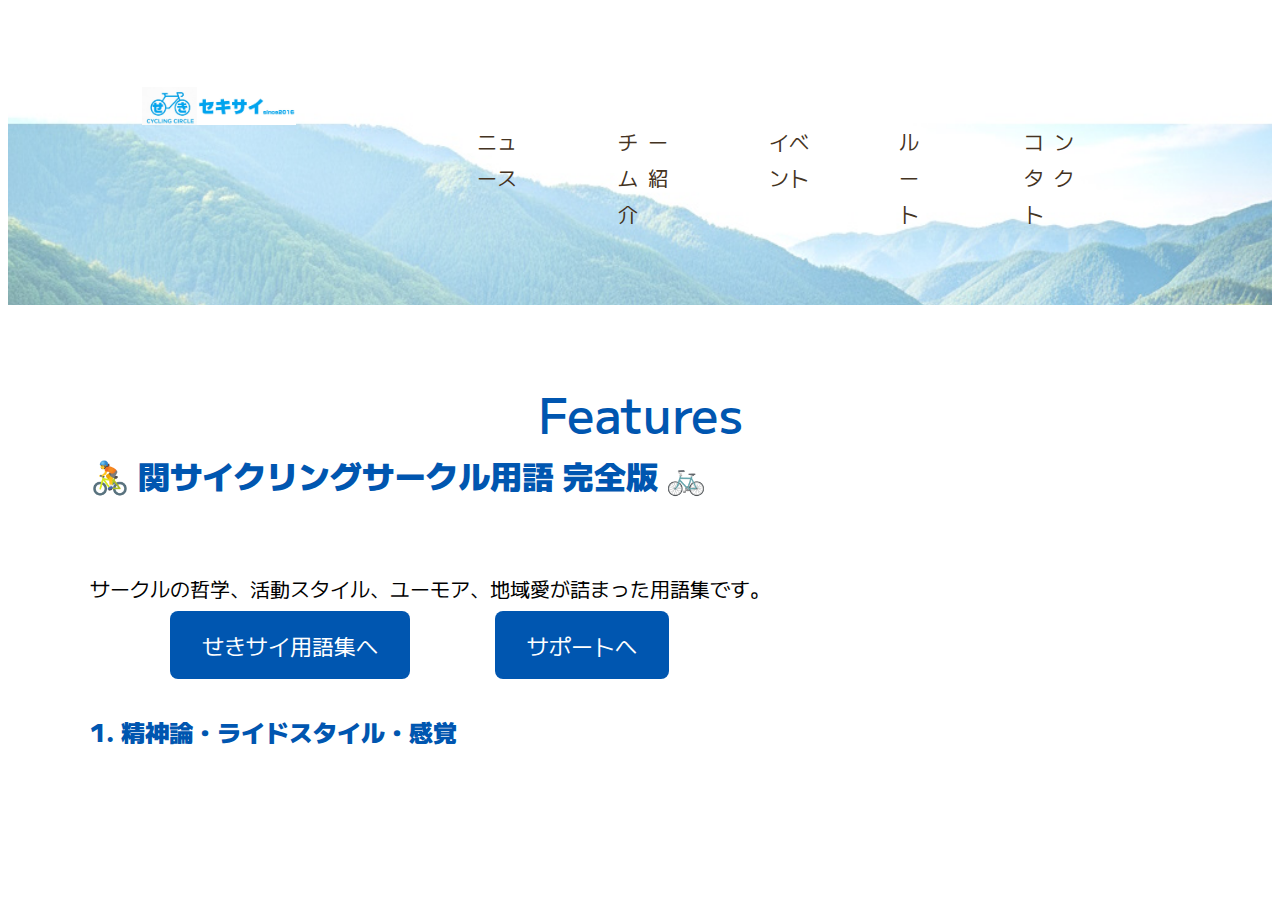
<file: test.html>
<!DOCTYPE html>
<html lang="ja">
    <head>
        <meta charset="utf-8">
        <title>関サイクリングサークル-support</title>
        <meta name="description" content="岐阜県でサイクリング仲間をお探しならココ！初心者でも無理なく楽しく体重とストレスを減少。岐阜市内近郊の安全なコースが人気です。">
        <link rel="stylesheet" href="style.css">
        <link href="https://fonts.googleapis.com/css2?family=RocknRoll+One&display=swap" rel="stylesheet">
        <link href="https://fonts.googleapis.com/css2?family=M+PLUS+2:wght@100..900&display=swap" rel="stylesheet">
        <link rel="icon" type="image/ico" href="images/favicon.ico">
    </head>
        <body>
            <div id="event" class="big-bg">
                <header class="page-header wrapper">
                    <h1><a href="index.html"><img class="logo" src="images/saikurin6.png" alt="せきサイクリングサークル"></a></h1>
                    <nav>
                        <ul class="main-nav">
                        <li><a href="news.html">ニュース</a></li>   
                        <li><a href="join.html">チーム紹介</a></li>   
                        <li><a href="event.html">イベント</a></li>
                        <li><a href="route.html">ルート</a></li> 
                        <li><a href="contact.html">コンタクト</a></li> 
                        </ul>
                    </nav>
                </header>
                <div class="wrapper">
                    <h2 class="page-title">Features</h2>
                </div>            </div>

        <div class="features-content wrapper">
            <div id="features-list">


                <h1>🚴 関サイクリングサークル用語 完全版 🚲</h1>
                <p>サークルの哲学、活動スタイル、ユーモア、地域愛が詰まった用語集です。</p>

                                <a href="features.html" class="button">せきサイ用語集へ</a>
                <a href="support.html" class="button">サポートへ</a>

                <section>
                    <h2>1. 精神論・ライドスタイル・感覚</h2>
                    <dl>
</file>
<file: style.css>
@charset "utf-8";


/*共通部分
-------------------------------------*/
html {
    font-size: 100%;
}

body {
    font-family: "Yu Gothic Medium","游ゴシック体","游ゴシック Medium","ヒラギノ角ゴ Pro W3","M PLUS 2", sans-serif;
    line-height: 1.7;
    background-color: rgb(255, 255, 255);
}
a {
    text-decoration: none;
}
img {
    max-width: 100%;
}
h1 {
    color: #0056b0;
    font-size:2rem;
    font-family: "M PLUS 2", sans-serif;
    font-optical-sizing: auto;
    font-weight: 850;
    font-style: normal;
}
h2 {
    color: #0056b0;
    font-size:1.5rem;
    font-family: "M PLUS 2", sans-serif;
    font-optical-sizing: auto;
    font-weight: 850;
    font-style: normal;
}
h3 {
    color: #0056b0;
    font-size 1.375rem;
    font-family: "M PLUS 2", sans-serif;
    font-optical-sizing: auto;
    font-weight: 700;
    font-style: normal;
}
h4 {
    color: #0056b0;
    font-size:1.125rem;
    font-family: "M PLUS 2", sans-serif;
    font-optical-sizing: auto;
    font-weight: 500;
    font-style: normal;
}
p {
    font-size: 20px;
    line-height:1.8;
    text-align: justify;
}
th {
    font-family: "M PLUS 2", sans-serif;
    color:#0056b0;
    font-size: 20px;
    line-height:2.8;
    text-align: justify;
}
td {
    font-size: 20px;
    line-height:1.8;
    text-align: justify;
}
dt {
    font-family: "M PLUS 2", sans-serif;
    color:#0056b0;
    font-size: 20px;
    line-height:2.8;
    text-align: justify;
}
dd {
    font-size: 20px;
    line-height:1.8;
    text-align: justify;  
}
li {
    font-size: 20px;
    line-height:1.8;
    text-align: justify; 
}
.wrapper {
    max-width: 1100px;
    margin: 0 auto;
    padding: 0 4%;
}

/*HEADER
----------------------------------------*/
.logo {
    width: 280px;
    margin-top: 0px;
}
.page-header {
    display: flex;
    justify-content: space-between;
}

/*MAINNAV
----------------------------------------*/
.main-nav {
    display:flex;
    font-size: 1.25rem;
    text-transform: uppercase;
    margin-top: 34px;
    list-style: none;
}
.main-nav li {
    margin-left: 20px;
}
.main-nav a {
    color: #432;
}
.main-nav a:hover {
    color: rgb(7, 160, 180);
}

/*HOME
------------------------------------------*/
.home-content {
    text-align: center;
    margin-top: 10px;
}

.home-content p {
    font-size: 1.375rem;
    margin: 10px 0 42px;
    text-align: center;
}

/*見出し
-------------------------------------------------*/

.page-title {
    font-size:3rem;
    font-family:"M PLUS 2", sans-serif;
    font-weight: 500;
}

/*ボタン
----------------------------------------------*/
.button {
    font-size: 1.375rem;
    background: #0056b0;
    color: #fff;
    border-radius:8px;
    padding: 18px 32px;
    /* スムーズに色が変わるように transition を追加するとよりきれいです */
    transition: 0.3s; 
}

/* マウスが乗ったとき (hover) のスタイル */
.button:hover {
    background: #0055b08a; /* 少し明るい青色に変更 */
    opacity: 0.8; /* または、透明度を少し下げて暗くする */
}


/*おおきな背景画像
-------------------------------------------*/
.big-bg {
    background-size: cover;
    background-position: center top;
}
#home {
    background-image: url(images/main2-bg.png);
    min-height:100vh;
}
#home .page-title {
    text-transform:none;
}
/* 記事画像
-------------------------------------------*/
.article-image {
    max-width: 100%;
}
/*イベント
--------------------------------------------*/
#event {
    background-image: url(images/main-bg.jpg);
    height: 270px;
    margin-bottom: 40px;
}
#event .page-title {
    text-align: center;
}

/*リスト
--------------------------------------------*/
.event-list-content {
    font-size: 1.175rem;
    margin-left: 150px;
}
.event-list-content ol {
/* 行の高さをフォントサイズの2.5倍に設定する */    
    line-height: 2.5;
}

/*フッター
---------------------------------------‐‐‐‐‐‐‐‐‐-*/
footer {
    background: #0056b0;
    text-align: center;
    padding: 26px 0;
}
footer p {
    color:#fff;
    font-size: 0.875rem;
}

/*join内リスト
---------------------------------------------------*/

.join-content li {
    font-size: 1.2rem;
    color:#0056b0;
    margin-bottom: 50px;
}

#list-id {
    font-size: 1.2rem;
    color:#0056b0;
    margin-bottom: 50px;
    line-height: 40px;
}

/* 1. 記事を囲む <main> の中では、子要素を強制的に縦に並べる */
main {
    width: 74%; /* 記事エリアの幅（サイドバーと並べるため）*/
    /* *もし以前に float が設定されていた場合に解除* */
    float: none; 
}

/* 2. 記事（article）が常に親要素の幅を占有し、縦に積み重なるように強制する */
article {
    display: block; /* 念のためブロック要素を強制 */
    width: 100%;    /* 親要素の幅いっぱい（74%分）を使う */
    clear: both;    /* *floatの回り込みを完全に解除し、縦並びを確定* */
    margin-bottom: 50px; /* 記事間の余白 */
}

/*サイドバー*/
aside {
    width: 22%;
}

.news-contents {
    display:flex;
    justify-content: space-between;
    margin-bottom: 50px;
}

/*ニュース
--------------------------------------------*/
#news {
    background-image: url(images/main-bg.jpg);
    height: 270px; /* 背景エリアの高さは270pxに固定 */
    margin-bottom: 40px;
}
#news .page-title {
    text-align: center;
    margin-bottom: 40px;
}

.post-info {
    position: relative;
    padding-top: 1px;
    margin-bottom: 50px;
}
.post-date {
    background: #0056b0;
    border-radius: 30%;
    color: #fff;
    width: 100px;
    height: 100px;
    font-size: 1.675rem;
    text-align: center;
    position: absolute;
    top: 0;
    padding-top: 10px;
    margin-top: 10px;
}
.post-date span {
    font-size: 1rem;
    border-top: 0.8px rgba(255,255,255,.5) solid;
    padding-top: 6px;
    display: block;
    width: 60%;
    margin: 0 auto;
}
.post-title {
    color: #0056b0;
    font-size:2rem;
    font-family: "M PLUS 2", sans-serif;
    font-optical-sizing: auto;
    font-weight: 850;
    font-style: normal;
}
.post-title,
.post-cat {
    font-size: 1rem;
    margin-left: 120px;
}

.news-contents {
    display: flex;
    justify-content: space-between;
    margin-bottom: 50px;
}

.sub-title {
    font-size: 1.375rem;
    padding: 0 8px 8px;
    border-bottom: 2px #0056b0 solid;
    font-weight: normal;
}

aside p {
    padding: 12px 10px;
}

.sub-menu {
    margin-bottom: 60px;
    list-style: none;
    padding-left: 0%;
}

.sub-menu li {
    border-bottom: 1.5px #ddd dashed;
}

.sub-menu a {
    color: #432;
    padding: 10px;
    display: block;
}

.sub-menu a:hover {
    color: rgb(7, 160, 180);
}

/*ルート用
-------------------------------------------------------------------*/

.iframe-container {
    /* 1. グリッドレイアウトにする */
    display: grid;
    /* 2. 均等な幅の2列を作る */
    grid-template-columns: 1fr 1fr;
    /* 3. アイテム間の余白を設定 */
    gap: 30px; 
    align-content: flex-start;
}

.item iframe {
    /* これが重要！ */
    min-width: 0 !important;** width: 100%; 
    height: 700px;
    align-content: flex-start;

    /* ...その他のスタイル */
}


/*タイトル下見出し*/

.sub-title2 {
    /* フォントサイズを小さくする */
    font-size: 0.5em; /* 親要素（h2）の半分のサイズ */
    /* または具体的なサイズ (例: 24px) */
    /* font-size: 24px; */

    /* フォントの色を変えて目立たせる（例: 薄い灰色など） */
    color: #0056b0; 

    /* 日本語のフォントとは別のフォントにする（デザイン性アップ） */
    font-family: 'M PLUS 2', sans-serif; /* h2で使っているRocknRoll Oneではないフォントを指定 */

    /* 大文字・小文字の装飾（全て大文字など） */
    /* text-transform: uppercase; */ 
    
    /* 文字の間隔を少し広げる（デザイン性アップ） */
    letter-spacing: 0.1em; 

    /* ブロック要素にして、h2の中で中央に配置しやすくする */
    display: block; 
    margin-top: 10px; /* 日本語との間に少しだけスペースを開ける */
}

/*モバイル版 メディアクエリー
---------------------------------------------------------------*/

@media (max-width: 600px)  {
    #tt-page {
        font-size: 2.5rem;
        color: #0056b0;
        background: rgba(255, 255, 255, 0.3);    
        padding: 10px 10px;
        border-radius: 18px;
        text-transform: uppercase;
        box-shadow: 0 4px 10px rgba(0, 0, 0, 0.2);
    }

    .page-title {
        font-size: 2.5rem;
        color: #0056b0;
    }
    .sub-title2 {
        font-size:1rem;
        color: #022957;
    }

    /*HEADER*/
    .main-nav {
        font-size: 0.7rem;
        margin-top: 10px;
    }
    .main-nav li {
        margin: 0 20px;
    }

    /*HOME*/
    .home-content {
        margin-top: 20%;
    }
    .page-header {
        flex-direction: column;
        align-items: center;
    }
    .news-contents {
        flex-direction: column;
    }
    article,
    aside {
        width: 100%;
    }
    #news.page-title {
        margin-top: 100px;
    }
    aside {
        margin-top: 60px;
    }
    .post-info {
        margin-bottom: 30px;
    }
    .post-date {
        width: 70px;
        height: 70px;
        font-size: 1rem;
    }
    .post-date span {
        font-size: 0.875rem;
        padding-top: 2px;
    }
    .post-title {
        font-size: 1.375rem;
    }
    .post-cat {
        font-size: 0.875rem;
        margin-top: 10px;
    }
    .post-title,
    .post-cat {
        margin-left: 80px;
    }
}


/*店舗情報･地図*/
#location {
    padding: 4% 0;
}
#location .wrapper {
    display: flex;
    justify-content: space-between;
}
.location-info {
    width: 22%;
}
.location-info p {
    padding:12px 10px;
}
.location-map {
    width: 74%;
}

/*iframe*/
iframe {
    width: 100%;
}

/*コンタクトページiframe直上のイメージ画像*/
.image-contact {
    display:flex;
    justify-content: center;
    align-items: center; /* 交差軸（垂直方向）で中央に寄せる */
    height: 300px; /* 垂直方向の中央配置には親要素の高さが必要です */
}

/*グリッドボタン設定*/

/* --- グリッドボタンのコンテナ設定 --- */
.grid-buttons {
    display: grid; /* グリッドレイアウトを有効化 */
    grid-template-columns: 1fr 1fr 1fr; /* 2つの列を均等幅 (1frずつ) に設定 */
    gap: 10px; /* ボタン間のスペースを設定 */
    margin-bottom: 40px; /* 下部に余白を追加 */
    text-align: center;
}

/* --- ボタン自体のスタイル設定 --- */
.grid-buttons .button {
    display: block; /* リンクをブロック要素にし、ボタン全体をクリック可能にする */
    padding: 15px 20px;
    background-color: #007bff; /* ボタンの背景色 */
    color: #ffffff; /* 文字色 */
    text-decoration: none /* 下線を削除 */
    font-weight: bold;
    border-radius: 4px; /* 角を丸くする */
    box-shadow: 0 4px 6px rgba(0, 0, 4, 0.2);
    transition: background-color 0.3s;
}

/* --- ホバー時の動作 --- */
.grid-buttons .button:hover {
    background-color: #0056b3; /* ホバーで色を濃くする */
}
</file>
